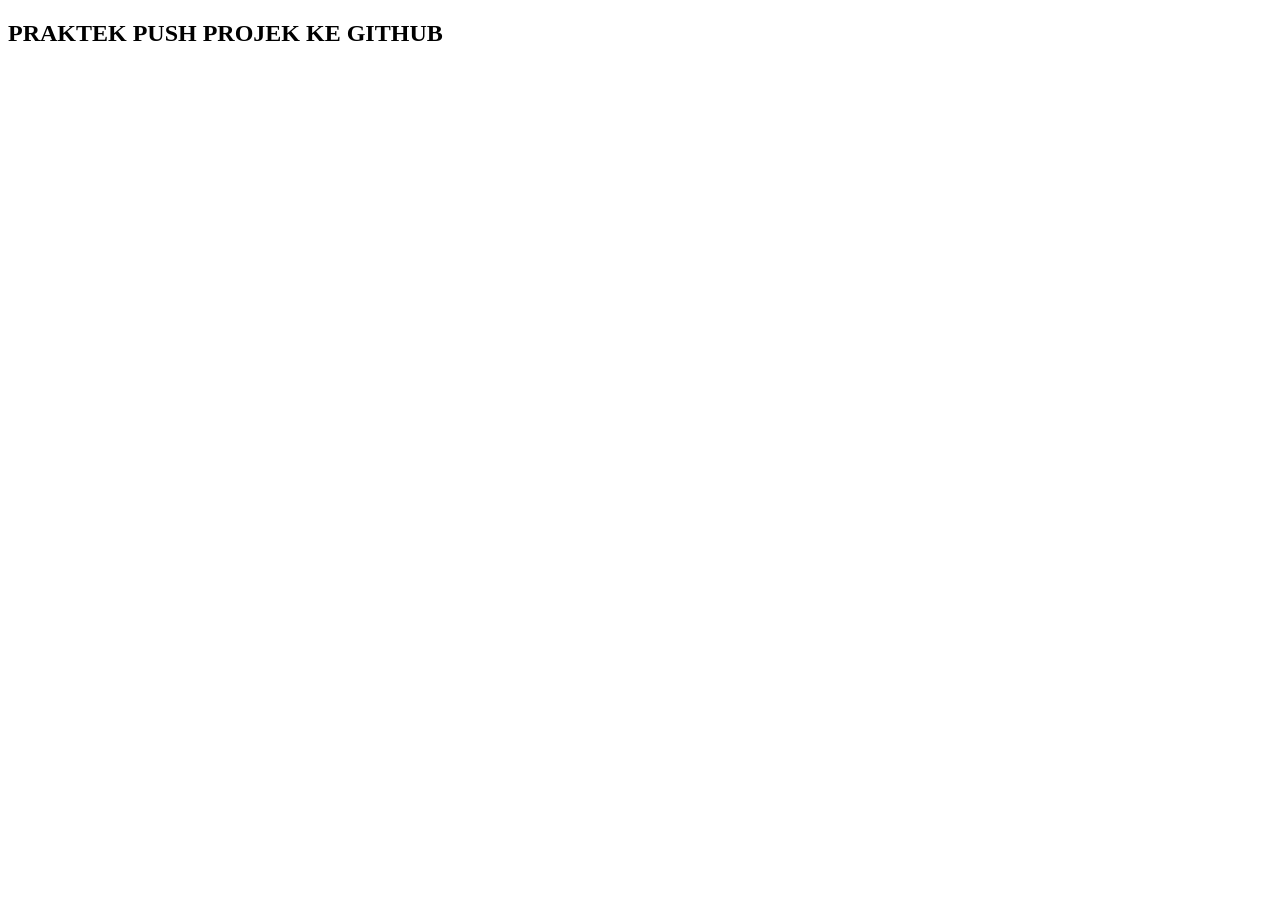
<file: index.html>
<!DOCTYPE html>
<html lang="en">
<head>
    <meta charset="UTF-8">
    <meta name="viewport" content="width=device-width, initial-scale=1.0">
    <title>PBL-MA10</title>
</head>
<body>
    <h2>PRAKTEK PUSH PROJEK KE GITHUB</h2>
</body>
</html>
</file>
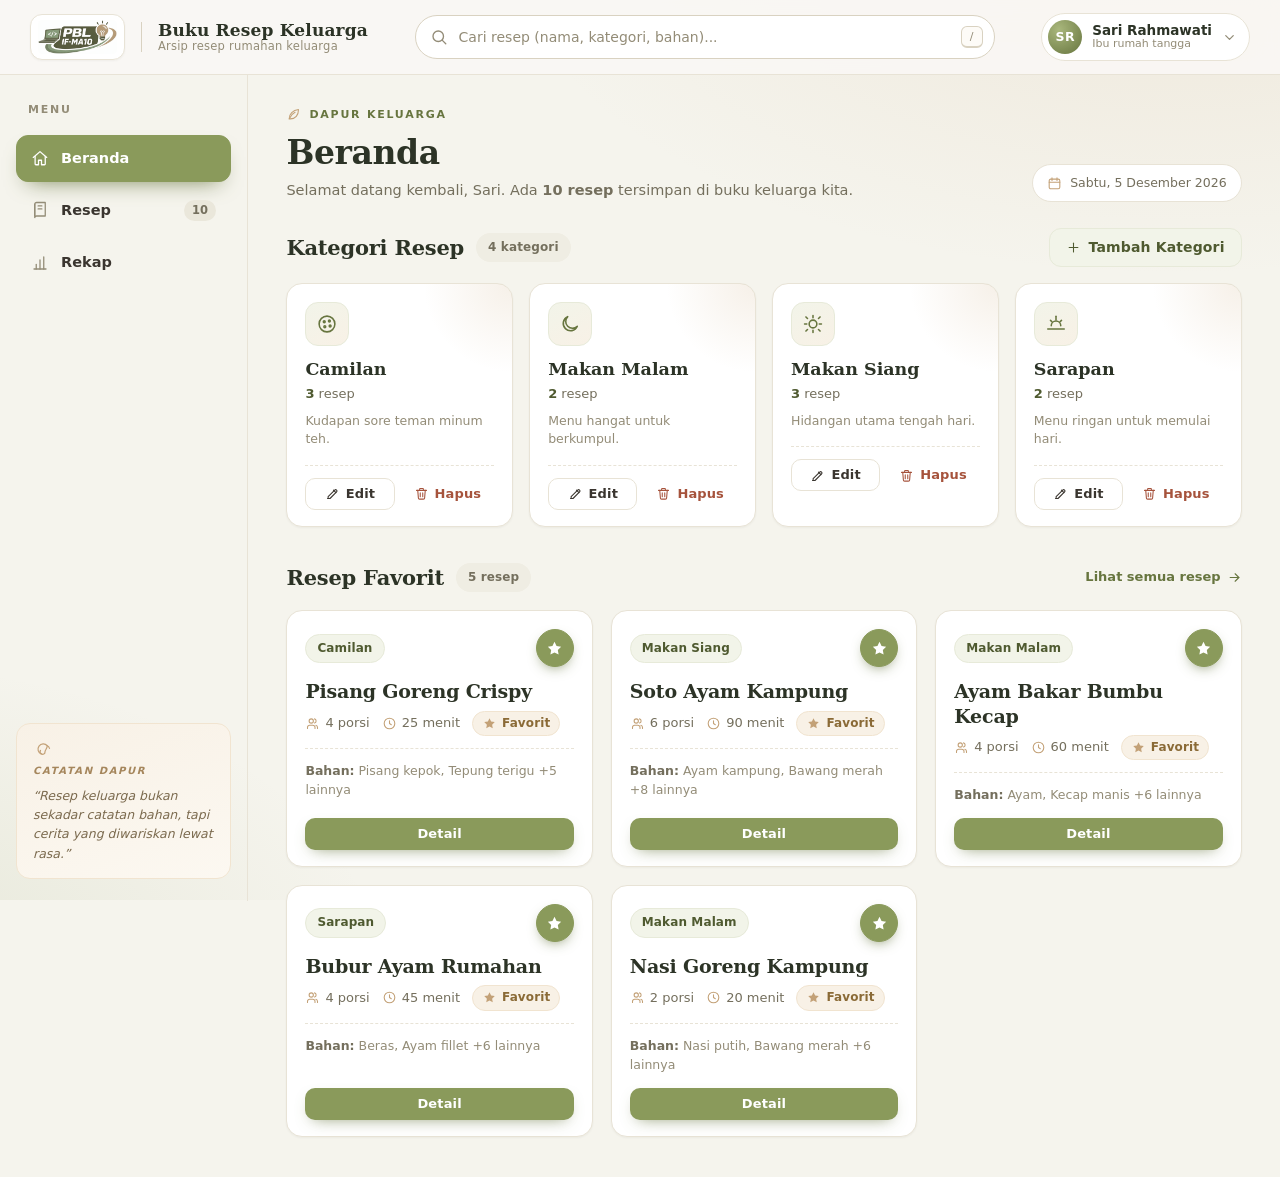
<file: Implement Frontend/index.html>
<!DOCTYPE html>
<html lang="id">
<head>
<meta charset="utf-8">
<meta name="viewport" content="width=device-width, initial-scale=1">
<meta name="theme-color" content="#8A9A5B">
<title>Buku Resep Keluarga — Resep rumahan yang tersusun rapi</title>
<meta name="description" content="Buku Resep Keluarga: kelola resep rumahan, tandai favorit, dan lihat rekap koleksi resep keluarga dalam satu tempat.">
<link rel="icon" href="data:image/svg+xml,%3Csvg xmlns='http://www.w3.org/2000/svg' viewBox='0 0 64 64'%3E%3Crect width='64' height='64' rx='16' fill='%234B5232'/%3E%3Cpath d='M18 18h20a8 8 0 0 1 8 8v20H26a8 8 0 0 1-8-8z' fill='%23D2B48C'/%3E%3Cpath d='M26 26h12M26 34h12' stroke='%234B5232' stroke-width='3' stroke-linecap='round'/%3E%3C/svg%3E">
<style>/* ==========================================================================
   BUKU RESEP KELUARGA — styles.css
   Nuansa: natural, tenang, hangat, bersih, editorial/organik.
   Struktur: 1) Tokens  2) Reset & base  3) Komponen umum  4) Header
   5) Sidebar  6) Konten & komponen halaman  7) Form  8) Dialog & toast
   9) Responsif  10) Utilities & print
   ========================================================================== */

/* ---------- 1) DESIGN TOKENS ---------- */
:root {
  /* Sage / Olive */
  --sage: #8A9A5B;
  --sage-600: #7B8A4F;
  --sage-700: #67753F;
  --sage-800: #4F5A30;
  --sage-100: #E7EAD9;
  --sage-50: #F2F4E9;

  /* Warm Tan / Sand */
  --tan: #D2B48C;
  --tan-600: #C3A177;
  --tan-100: #F1E4D0;
  --tan-50: #F8F1E6;

  /* Netral hangat */
  --bg: #F5F4ED;
  --cream: #FAF8F5;
  --surface: #FFFFFF;
  --surface-2: #FDFBF7;
  --ink: #2C3326;
  --ink-2: #3A352F;
  --muted: #746F5D;
  --muted-2: #938C77;
  --line: #E8E3D6;
  --line-2: #D9D2C1;

  /* Status */
  --danger: #A6533C;
  --danger-600: #8F4531;
  --danger-bg: #F8E9E3;
  --ok: #5E7A3E;
  --ok-bg: #EDF2E2;

  /* Bentuk & bayangan */
  --radius-lg: 20px;
  --radius: 16px;
  --radius-sm: 12px;
  --radius-xs: 9px;
  --shadow-xs: 0 1px 2px rgba(58, 53, 47, .05);
  --shadow-sm: 0 1px 2px rgba(58, 53, 47, .05), 0 3px 10px rgba(58, 53, 47, .05);
  --shadow-md: 0 2px 6px rgba(58, 53, 47, .05), 0 16px 32px -18px rgba(58, 53, 47, .22);
  --shadow-lg: 0 30px 70px -24px rgba(44, 51, 38, .38);

  /* Tipografi */
  --font-display: "Iowan Old Style", "Palatino Linotype", Palatino, "Book Antiqua", "Georgia", "Noto Serif", "DejaVu Serif", serif;
  --font-sans: ui-sans-serif, system-ui, -apple-system, "Segoe UI", Roboto, "Helvetica Neue", Arial, sans-serif;

  --focus-ring: 0 0 0 4px rgba(138, 154, 91, .22);
  --ease: cubic-bezier(.22, .8, .28, 1);
}

/* ---------- 2) RESET & BASE ---------- */
*, *::before, *::after { box-sizing: border-box; }
html { -webkit-text-size-adjust: 100%; scroll-behavior: smooth; }
body {
  margin: 0;
  min-height: 100vh;
  font-family: var(--font-sans);
  font-size: 15px;
  line-height: 1.6;
  color: var(--ink-2);
  background-color: var(--bg);
  background-image:
    radial-gradient(1100px 560px at 92% -8%, rgba(210, 180, 140, .20), transparent 62%),
    radial-gradient(900px 520px at -12% 108%, rgba(138, 154, 91, .14), transparent 60%);
  background-attachment: fixed;
  -webkit-font-smoothing: antialiased;
  text-rendering: optimizeLegibility;
}
img { max-width: 100%; display: block; }
a { color: inherit; }
button { font: inherit; color: inherit; }
input, select, textarea { font: inherit; color: inherit; }
h1, h2, h3, h4 { margin: 0; font-family: var(--font-display); color: var(--ink); font-weight: 600; }
p { margin: 0; }
::selection { background: rgba(138, 154, 91, .28); }

:focus-visible { outline: 2px solid var(--sage-700); outline-offset: 2px; }

.icon { width: 18px; height: 18px; flex: none; display: block; }
.icon--sm { width: 15px; height: 15px; }
.icon--lg { width: 22px; height: 22px; }

.sr-only {
  position: absolute; width: 1px; height: 1px; padding: 0; margin: -1px;
  overflow: hidden; clip: rect(0 0 0 0); white-space: nowrap; border: 0;
}
.skip-link {
  position: absolute; left: 16px; top: -48px; z-index: 100;
  background: var(--sage-800); color: #fff; padding: 10px 16px;
  border-radius: 0 0 var(--radius-sm) var(--radius-sm); font-weight: 600;
  text-decoration: none; transition: top .2s var(--ease);
}
.skip-link:focus { top: 0; }

/* ---------- 3) KOMPONEN UMUM ---------- */
.btn {
  --btn-bg: transparent; --btn-fg: var(--ink); --btn-bd: transparent;
  display: inline-flex; align-items: center; justify-content: center; gap: 8px;
  padding: 10px 16px; border-radius: var(--radius-sm);
  border: 1px solid var(--btn-bd); background: var(--btn-bg); color: var(--btn-fg);
  font-size: 14px; font-weight: 600; line-height: 1.2; letter-spacing: .01em;
  text-decoration: none; cursor: pointer; white-space: nowrap;
  transition: background .18s var(--ease), border-color .18s var(--ease),
              color .18s var(--ease), transform .12s var(--ease), box-shadow .18s var(--ease);
}
.btn:active { transform: translateY(1px); }
.btn[disabled] { opacity: .55; cursor: not-allowed; transform: none; }

.btn--primary { --btn-bg: var(--sage); --btn-fg: #fff; box-shadow: 0 6px 16px -8px rgba(103, 117, 63, .8); }
.btn--primary:hover { --btn-bg: var(--sage-700); }

.btn--soft { --btn-bg: var(--sage-50); --btn-fg: var(--sage-800); --btn-bd: var(--sage-100); }
.btn--soft:hover { --btn-bg: var(--sage-100); }

.btn--ghost { --btn-bg: var(--surface); --btn-fg: var(--ink-2); --btn-bd: var(--line); }
.btn--ghost:hover { --btn-bg: var(--sage-50); --btn-bd: var(--sage-100); --btn-fg: var(--sage-800); }

.btn--tan { --btn-bg: var(--tan-50); --btn-fg: #7A5C33; --btn-bd: var(--tan-100); }
.btn--tan:hover { --btn-bg: var(--tan-100); }

.btn--danger { --btn-bg: var(--danger); --btn-fg: #fff; }
.btn--danger:hover { --btn-bg: var(--danger-600); }

.btn--danger-ghost { --btn-bg: transparent; --btn-fg: var(--danger); --btn-bd: transparent; }
.btn--danger-outline { --btn-bg: var(--surface); --btn-fg: var(--danger); --btn-bd: #E5C2B6; }
.btn--danger-outline:hover { --btn-bg: var(--danger); --btn-fg: #fff; --btn-bd: var(--danger); }
.btn--danger-ghost:hover { --btn-bg: var(--danger-bg); }

.btn--sm { padding: 7px 12px; font-size: 13px; border-radius: 10px; gap: 6px; }
.btn--block { width: 100%; }

.icon-btn {
  display: inline-grid; place-items: center; width: 38px; height: 38px;
  border-radius: 999px; border: 1px solid var(--line); background: var(--surface);
  color: var(--ink-2); cursor: pointer;
  transition: background .18s var(--ease), color .18s var(--ease), border-color .18s var(--ease);
}
.icon-btn:hover { background: var(--sage-50); color: var(--sage-800); border-color: var(--sage-100); }

.star-btn {
  display: inline-grid; place-items: center; width: 38px; height: 38px;
  border-radius: 999px; border: 1px solid var(--line); background: var(--surface);
  color: var(--muted-2); cursor: pointer;
  transition: all .18s var(--ease);
}
.star-btn .icon { width: 19px; height: 19px; }
.star-btn:hover { color: var(--tan-600); border-color: var(--tan); background: var(--tan-50); }
.star-btn.is-fav { background: var(--sage); border-color: var(--sage); color: #fff; box-shadow: 0 5px 14px -6px rgba(103, 117, 63, .9); }
.star-btn.is-fav:hover { background: var(--sage-700); border-color: var(--sage-700); color: #fff; }

.chip {
  display: inline-flex; align-items: center; gap: 6px;
  padding: 4px 11px; border-radius: 999px;
  font-size: 12px; font-weight: 600; letter-spacing: .01em;
  background: var(--surface-2); border: 1px solid var(--line); color: var(--muted);
  white-space: nowrap;
}
.chip--cat { background: var(--sage-50); border-color: var(--sage-100); color: var(--sage-800); }
.chip--fav { background: var(--tan-50); border-color: var(--tan-100); color: #8A6A36; }
.chip--count { background: #EFEDE3; border-color: transparent; color: var(--muted); font-variant-numeric: tabular-nums; }

.eyebrow {
  display: inline-flex; align-items: center; gap: 8px;
  font-size: 11px; font-weight: 700; letter-spacing: .16em; text-transform: uppercase;
  color: var(--muted-2);
}

.card {
  background: var(--surface);
  border: 1px solid var(--line);
  border-radius: var(--radius);
  box-shadow: var(--shadow-sm);
}
.card__head {
  display: flex; align-items: center; justify-content: space-between; gap: 14px;
  padding: 18px 22px; border-bottom: 1px solid var(--line);
}
.card__head h3 { font-size: 17px; display: flex; align-items: center; gap: 10px; }
.card__head h3 .icon { color: var(--sage-700); }
.card__body { padding: 22px; }

/* ---------- 4) HEADER / TOP BAR ---------- */
.topbar {
  position: sticky; top: 0; z-index: 40;
  background: rgba(250, 248, 245, .88);
  -webkit-backdrop-filter: blur(14px) saturate(1.15);
  backdrop-filter: blur(14px) saturate(1.15);
  border-bottom: 1px solid var(--line);
}
.topbar__inner {
  display: flex; align-items: center; gap: 22px;
  min-height: 74px; padding: 10px clamp(16px, 2.4vw, 30px);
}
.brand {
  display: flex; align-items: center; gap: 14px;
  text-decoration: none; flex: none; min-width: 0;
}
.brand__logo {
  height: 46px; width: auto; max-width: 112px; object-fit: contain; flex: none;
  padding: 5px 7px; background: #fff; border: 1px solid var(--line);
  border-radius: 12px; box-shadow: var(--shadow-xs);
}
.brand__divider { width: 1px; align-self: stretch; margin: 8px 2px; background: var(--line-2); }
.brand__text { display: flex; flex-direction: column; line-height: 1.2; min-width: 0; }
.brand__title {
  font-family: var(--font-display); font-size: 17px; font-weight: 700;
  color: var(--ink); letter-spacing: .01em; white-space: nowrap;
}
.brand__sub { font-size: 11.5px; color: var(--muted-2); letter-spacing: .02em; white-space: nowrap; }

.nav-toggle { display: none; flex: none; }

.global-search { position: relative; flex: 1 1 340px; max-width: 580px; margin-inline: auto; }
.global-search .icon--search {
  position: absolute; left: 15px; top: 50%; transform: translateY(-50%);
  color: var(--muted-2); pointer-events: none; width: 18px; height: 18px;
}
.global-search input {
  width: 100%; height: 44px; padding: 0 76px 0 43px;
  border-radius: 999px; border: 1px solid var(--line-2);
  background: var(--surface); color: var(--ink);
  font-size: 14px; transition: border-color .18s var(--ease), box-shadow .18s var(--ease);
}
.global-search input::placeholder { color: var(--muted-2); }
.global-search input:focus { outline: none; border-color: var(--sage-600); box-shadow: var(--focus-ring); }
.search-kbd {
  position: absolute; right: 12px; top: 50%; transform: translateY(-50%);
  display: inline-flex; align-items: center; gap: 6px; pointer-events: none;
}
.search-kbd kbd {
  display: inline-grid; place-items: center; min-width: 22px; height: 22px; padding: 0 6px;
  border-radius: 6px; border: 1px solid var(--line-2); border-bottom-width: 2px;
  background: var(--surface-2); font-family: var(--font-sans); font-size: 11px; color: var(--muted-2);
}
.global-search input:not(:placeholder-shown) ~ .search-kbd { display: none; }
.search-clear {
  position: absolute; right: 10px; top: 50%; transform: translateY(-50%);
  display: none; place-items: center; width: 27px; height: 27px; border-radius: 999px;
  border: 0; background: #EFEDE3; color: var(--muted); cursor: pointer;
}
.search-clear .icon { width: 13px; height: 13px; }
.search-clear:hover { background: var(--sage-100); color: var(--sage-800); }
.global-search input:not(:placeholder-shown) ~ .search-clear { display: grid; }

.profile { position: relative; flex: none; }
.profile__btn {
  display: flex; align-items: center; gap: 10px;
  padding: 6px 12px 6px 6px; border-radius: 999px;
  border: 1px solid var(--line); background: var(--surface);
  cursor: pointer; transition: border-color .18s var(--ease), background .18s var(--ease);
}
.profile__btn:hover { border-color: var(--line-2); background: var(--surface-2); }
.avatar {
  width: 34px; height: 34px; border-radius: 999px; flex: none;
  display: grid; place-items: center;
  background: radial-gradient(circle at 32% 28%, #A9B77C, var(--sage-700));
  color: #fff; font-size: 12.5px; font-weight: 700; letter-spacing: .03em;
}
.profile__meta { display: flex; flex-direction: column; line-height: 1.15; text-align: left; }
.profile__name { font-size: 13.5px; font-weight: 700; color: var(--ink); }
.profile__role { font-size: 11px; color: var(--muted-2); }
.profile__btn > .icon--chev { color: var(--muted-2); width: 15px; height: 15px; transition: transform .2s var(--ease); }
.profile.is-open .profile__btn > .icon--chev { transform: rotate(180deg); }

.dropdown {
  position: absolute; right: 0; top: calc(100% + 10px); z-index: 60;
  min-width: 224px; padding: 7px; border-radius: 14px;
  background: var(--surface); border: 1px solid var(--line);
  box-shadow: var(--shadow-md);
  opacity: 0; transform: translateY(-6px) scale(.98); pointer-events: none;
  transition: opacity .16s var(--ease), transform .16s var(--ease);
}
.profile.is-open .dropdown { opacity: 1; transform: none; pointer-events: auto; }
.dropdown__head { padding: 10px 12px 8px; border-bottom: 1px solid var(--line); margin-bottom: 5px; }
.dropdown__head strong { display: block; font-size: 13.5px; color: var(--ink); }
.dropdown__head span { font-size: 11.5px; color: var(--muted-2); }
.dropdown__item {
  display: flex; align-items: center; gap: 10px; width: 100%;
  padding: 9px 12px; border: 0; border-radius: 9px; background: transparent;
  font-size: 13.5px; font-weight: 500; color: var(--ink-2); cursor: pointer; text-align: left;
}
.dropdown__item .icon { width: 16px; height: 16px; color: var(--muted-2); }
.dropdown__item:hover { background: var(--sage-50); color: var(--sage-800); }
.dropdown__item:hover .icon { color: var(--sage-700); }
.dropdown__sep { height: 1px; margin: 5px 6px; background: var(--line); }

/* ---------- 5) SIDEBAR ---------- */
.file-protocol-note {
  display: flex; align-items: center; justify-content: center; gap: 9px;
  padding: 8px 16px; font-size: 12.5px; font-weight: 500;
  color: #6F5731; background: var(--tan-50); border-bottom: 1px solid var(--tan-100);
}
.file-protocol-note .icon { width: 15px; height: 15px; color: var(--tan-600); }

.app-shell { display: grid; grid-template-columns: 248px minmax(0, 1fr); align-items: start; }
.sidebar {
  position: sticky; top: 74px; z-index: 30;
  height: calc(100vh - 74px);
  display: flex; flex-direction: column; gap: 8px;
  padding: 26px 16px 22px;
  border-right: 1px solid var(--line);
  overflow-y: auto;
}
.sidebar__label { padding: 0 12px; margin-bottom: 8px; }
.sidebar__close { display: none; }
.nav { display: flex; flex-direction: column; gap: 5px; }
.nav-link {
  position: relative; display: flex; align-items: center; gap: 12px;
  padding: 11px 14px; border-radius: 12px;
  color: var(--ink-2); text-decoration: none; font-size: 14.5px; font-weight: 600;
  border: 1px solid transparent;
  transition: background .18s var(--ease), color .18s var(--ease), border-color .18s var(--ease);
}
.nav-link .icon { width: 18px; height: 18px; color: var(--muted-2); transition: color .18s var(--ease); }
.nav-link:hover { background: rgba(255, 255, 255, .72); border-color: var(--line); }
.nav-link:hover .icon { color: var(--sage-700); }
.nav-link[aria-current="page"] {
  background: var(--sage); border-color: var(--sage);
  color: #fff; box-shadow: 0 10px 22px -12px rgba(103, 117, 63, .95);
}
.nav-link[aria-current="page"] .icon { color: #fff; }
.nav-link__count {
  margin-left: auto; font-size: 11.5px; font-weight: 700;
  background: rgba(255, 255, 255, .22); padding: 1px 8px; border-radius: 999px;
}
.nav-link:not([aria-current="page"]) .nav-link__count { background: #EAE7DB; color: var(--muted); }

.sidebar__tip {
  margin-top: auto; padding: 15px 16px;
  background: linear-gradient(160deg, var(--tan-50), #FCF8F1);
  border: 1px solid var(--tan-100); border-radius: 14px;
}
.sidebar__tip .eyebrow { color: #A5865C; font-size: 10px; margin-bottom: 7px; }
.sidebar__tip p { font-size: 12.5px; line-height: 1.55; color: #7B6A4E; font-style: italic; }
.sidebar__tip .icon { color: var(--tan-600); margin-bottom: 6px; }

.sidebar-backdrop {
  position: fixed; inset: 0; z-index: 25; background: rgba(44, 51, 38, .38);
  -webkit-backdrop-filter: blur(2px); backdrop-filter: blur(2px);
  opacity: 0; pointer-events: none; transition: opacity .22s var(--ease);
}

/* ---------- 6) KONTEN UTAMA ---------- */
.main {
  min-width: 0; padding: 30px clamp(18px, 3vw, 40px) 40px;
  max-width: 1260px; width: 100%;
  animation: fadeUp .32s var(--ease);
}
.main:focus { outline: none; }
@keyframes fadeUp { from { opacity: 0; transform: translateY(6px); } to { opacity: 1; transform: none; } }

.page-head {
  display: flex; align-items: flex-end; justify-content: space-between;
  gap: 18px; flex-wrap: wrap; margin-bottom: 26px;
}
.page-head__text { max-width: 62ch; }
.page-head .eyebrow { color: var(--sage-700); }
.page-head .eyebrow .icon { color: var(--tan-600); }
.page-head h1 { font-size: clamp(26px, 3vw, 33px); letter-spacing: -.012em; line-height: 1.12; font-variant-numeric: lining-nums; }
.page-head__sub { margin-top: 7px; color: var(--muted); font-size: 14.5px; }
.page-head__actions { display: flex; align-items: center; gap: 10px; flex-wrap: wrap; }
.date-chip {
  display: inline-flex; align-items: center; gap: 8px;
  padding: 8px 14px; border-radius: 999px;
  background: var(--surface); border: 1px solid var(--line);
  font-size: 12.5px; color: var(--muted); font-weight: 500;
}
.date-chip .icon { color: var(--tan-600); width: 15px; height: 15px; }

.section { margin-top: 34px; }
.section:first-of-type { margin-top: 0; }
.section__head {
  display: flex; align-items: center; justify-content: space-between;
  gap: 14px; flex-wrap: wrap; margin-bottom: 16px;
}
.section__title-wrap { display: flex; align-items: center; gap: 12px; }
.section__title { font-size: 21px; letter-spacing: -.01em; }
.section__head .link-more, .rekap-sub__head .link-more {
  font-size: 13px; font-weight: 600; color: var(--sage-700); text-decoration: none;
  display: inline-flex; align-items: center; gap: 6px; white-space: nowrap; flex: none;
}
.section__head .link-more:hover { text-decoration: underline; text-underline-offset: 3px; }

/* Kartu kategori */
.cat-grid { display: grid; grid-template-columns: repeat(4, minmax(0, 1fr)); gap: 16px; }
.cat-card {
  position: relative; display: flex; flex-direction: column;
  padding: 18px 18px 16px; overflow: hidden;
  background: var(--surface); border: 1px solid var(--line); border-radius: var(--radius);
  box-shadow: var(--shadow-xs);
  transition: transform .2s var(--ease), box-shadow .2s var(--ease), border-color .2s var(--ease);
}
.cat-card::after {
  content: ""; position: absolute; inset: 0 0 auto auto; width: 92px; height: 92px;
  background: radial-gradient(circle at 100% 0%, rgba(210, 180, 140, .20), transparent 68%);
  pointer-events: none;
}
.cat-card:hover { transform: translateY(-2px); box-shadow: var(--shadow-md); border-color: var(--line-2); }
.cat-card__icon {
  width: 44px; height: 44px; border-radius: 13px; display: grid; place-items: center;
  background: linear-gradient(150deg, var(--sage-50), var(--tan-50));
  border: 1px solid var(--sage-100); color: var(--sage-700); margin-bottom: 13px;
}
.cat-card__icon .icon { width: 22px; height: 22px; }
.cat-card h3 { font-size: 17.5px; line-height: 1.25; }
.cat-card__count { margin-top: 3px; font-size: 13px; color: var(--muted); }
.cat-card__desc {
  margin-top: 7px; font-size: 12.5px; line-height: 1.5; color: var(--muted-2);
  display: -webkit-box; -webkit-line-clamp: 2; -webkit-box-orient: vertical; overflow: hidden;
}
.cat-card__count strong { color: var(--sage-800); font-weight: 700; font-variant-numeric: tabular-nums; }
.cat-card__actions {
  display: flex; align-items: center; gap: 6px;
  margin-top: 16px; padding-top: 12px; border-top: 1px dashed var(--line);
}
.cat-card__actions .btn { flex: 1; }

/* Kartu resep */
.recipe-grid { display: grid; grid-template-columns: repeat(3, minmax(0, 1fr)); gap: 18px; }
.recipe-card {
  display: flex; flex-direction: column; min-width: 0;
  padding: 18px 18px 16px;
  background: var(--surface); border: 1px solid var(--line); border-radius: var(--radius);
  box-shadow: var(--shadow-xs);
  transition: transform .2s var(--ease), box-shadow .2s var(--ease), border-color .2s var(--ease);
}
.recipe-card:hover { transform: translateY(-3px); box-shadow: var(--shadow-md); border-color: var(--line-2); }
.recipe-card__top { display: flex; align-items: center; justify-content: space-between; gap: 10px; }
.recipe-card__badges { display: flex; align-items: center; gap: 6px; flex-wrap: wrap; }
.recipe-card h3 { margin-top: 12px; font-size: 19px; line-height: 1.28; letter-spacing: -.01em; }
.recipe-card h3 a { text-decoration: none; }
.recipe-card h3 a:hover { color: var(--sage-700); }
.recipe-card__meta {
  display: flex; align-items: center; flex-wrap: wrap; gap: 4px 12px;
  margin-top: 7px; font-size: 13px; color: var(--muted);
}
.recipe-card__meta span { display: inline-flex; align-items: center; gap: 5px; }
.recipe-card__meta .icon { color: var(--tan-600); }
.recipe-card__bahan {
  margin-top: 12px; padding-top: 12px; border-top: 1px dashed var(--line);
  font-size: 12.5px; color: var(--muted-2); line-height: 1.55;
  display: -webkit-box; -webkit-line-clamp: 2; -webkit-box-orient: vertical; overflow: hidden;
}
.recipe-card__bahan b { color: var(--muted); font-weight: 600; }
.recipe-card__actions { display: flex; align-items: center; gap: 6px; margin-top: auto; padding-top: 14px; }
.recipe-card__actions .btn--detail { flex: 1; }

/* Toolbar daftar resep */
.toolbar {
  display: flex; align-items: center; gap: 12px; flex-wrap: wrap;
  padding: 14px; margin-bottom: 18px;
  background: var(--surface); border: 1px solid var(--line);
  border-radius: var(--radius); box-shadow: var(--shadow-sm);
}
.toolbar__search { position: relative; flex: 1 1 260px; min-width: 220px; }
.toolbar__search .icon--search {
  position: absolute; left: 13px; top: 50%; transform: translateY(-50%);
  color: var(--muted-2); pointer-events: none;
}
.toolbar__search input {
  width: 100%; height: 42px; padding: 0 38px 0 40px;
  border: 1px solid var(--line-2); border-radius: 11px; background: var(--surface);
  font-size: 14px; transition: border-color .18s var(--ease), box-shadow .18s var(--ease);
}
.toolbar__search input:focus { outline: none; border-color: var(--sage-600); box-shadow: var(--focus-ring); }
.toolbar__search .search-clear { display: none; }
.toolbar__search input:not(:placeholder-shown) ~ .search-clear { display: grid; }
.toolbar__filter { position: relative; flex: none; }
.toolbar__filter select {
  appearance: none; height: 42px; padding: 0 38px 0 14px;
  border: 1px solid var(--line-2); border-radius: 11px; background: var(--surface);
  font-size: 13.5px; font-weight: 600; color: var(--ink-2); cursor: pointer;
  transition: border-color .18s var(--ease), box-shadow .18s var(--ease);
}
.toolbar__filter select:focus { outline: none; border-color: var(--sage-600); box-shadow: var(--focus-ring); }
.toolbar__filter .icon--chev {
  position: absolute; right: 12px; top: 50%; transform: translateY(-50%);
  pointer-events: none; color: var(--muted-2); width: 14px; height: 14px;
}
.result-meta { display: flex; align-items: center; justify-content: space-between; gap: 12px; flex-wrap: wrap; margin-bottom: 14px; }
.result-meta p { font-size: 13px; color: var(--muted); }
.result-meta strong { color: var(--ink); font-weight: 700; }
.result-meta .link-reset {
  border: 0; background: transparent; color: var(--sage-700); font-size: 13px; font-weight: 600;
  cursor: pointer; text-decoration: underline; text-underline-offset: 3px;
}

/* Empty state */
.empty-state {
  grid-column: 1 / -1;
  display: flex; flex-direction: column; align-items: center; text-align: center;
  padding: 52px 24px; border: 1.5px dashed var(--line-2); border-radius: var(--radius);
  background: var(--surface-2);
}
.empty-state__icon {
  width: 58px; height: 58px; border-radius: 18px; display: grid; place-items: center;
  background: var(--tan-50); border: 1px solid var(--tan-100); color: var(--tan-600); margin-bottom: 16px;
}
.empty-state__icon .icon { width: 26px; height: 26px; }
.empty-state h3 { font-size: 21px; }
.empty-state p { margin-top: 6px; font-size: 14px; color: var(--muted); max-width: 46ch; }
.empty-state .btn { margin-top: 18px; }

/* Detail resep */
.detail-hero { padding: 24px 26px; }
.detail-hero__top { display: flex; align-items: flex-start; justify-content: space-between; gap: 18px; flex-wrap: wrap; }
.detail-hero h1 { font-size: clamp(25px, 3vw, 31px); line-height: 1.16; }
.detail-hero__actions { display: flex; align-items: center; gap: 8px; flex-wrap: wrap; }
.detail-hero__sep { width: 1px; height: 24px; background: var(--line-2); margin-inline: 3px; }
.detail-meta { display: flex; align-items: center; gap: 8px; flex-wrap: wrap; }
.detail-meta .chip { padding: 6px 12px; font-size: 12.5px; color: var(--muted); background: var(--surface-2); }
.detail-meta .chip .icon { color: var(--tan-600); }
.btn-fav {
  display: inline-flex; align-items: center; gap: 8px; height: 40px; padding: 0 16px;
  border-radius: 999px; border: 1px solid var(--tan); background: var(--tan-50);
  color: #7D5F35; font-size: 13.5px; font-weight: 700; cursor: pointer;
  transition: all .18s var(--ease);
}
.btn-fav:hover { background: var(--tan-100); }
.btn-fav.is-fav { background: var(--sage); border-color: var(--sage); color: #fff; box-shadow: 0 8px 18px -10px rgba(103, 117, 63, .9); }
.btn-fav.is-fav:hover { background: var(--sage-700); border-color: var(--sage-700); }

.desc-block {
  margin-top: 22px; padding: 16px 18px;
  background: var(--surface-2); border: 1px solid var(--line);
  border-left: 3px solid var(--tan); border-radius: 4px 12px 12px 4px;
  font-size: 14.5px; line-height: 1.75; color: var(--ink-2);
}
.desc-block .eyebrow { margin-bottom: 6px; display: block; }

.detail-grid { display: grid; grid-template-columns: minmax(0, 1.05fr) minmax(0, .95fr); gap: 20px; margin-top: 20px; }
.table-wrap { overflow-x: auto; }
.table { width: 100%; border-collapse: collapse; font-size: 14px; }
.table caption { caption-side: top; text-align: left; }
.table th {
  padding: 11px 16px; text-align: left;
  font-size: 11px; font-weight: 700; letter-spacing: .09em; text-transform: uppercase;
  color: var(--muted-2); background: var(--surface-2);
  border-bottom: 1px solid var(--line-2); white-space: nowrap;
}
.table td { padding: 12px 16px; border-bottom: 1px solid var(--line); color: var(--ink-2); vertical-align: top; }
.table tbody tr:last-child td { border-bottom: 0; }
.table tbody tr:hover { background: #FBFAF4; }
.table .num { font-variant-numeric: tabular-nums; white-space: nowrap; }
.table .col-no { width: 54px; text-align: center; padding-inline: 10px; }
.table--total tfoot td {
  background: var(--tan-50); border-top: 1px solid var(--tan-100);
  font-weight: 700; color: var(--ink);
}
.table--total tbody tr:hover { background: #FBFAF4; }
.step-no {
  display: inline-grid; place-items: center; min-width: 26px; height: 26px; padding: 0 7px;
  border-radius: 999px; background: var(--sage-50); border: 1px solid var(--sage-100);
  color: var(--sage-800); font-size: 12px; font-weight: 700;
}

.alert {
  display: flex; align-items: flex-start; gap: 10px;
  padding: 12px 16px; margin-bottom: 18px; border-radius: 12px;
  font-size: 13.5px; font-weight: 500;
  border: 1px solid transparent;
  animation: fadeUp .3s var(--ease);
}
.alert .icon { width: 17px; height: 17px; margin-top: 1px; flex: none; }
.alert--success { background: var(--ok-bg); border-color: #D8E3C3; color: #435B2B; }
.alert--success .icon { color: var(--ok); }
.alert--error { background: var(--danger-bg); border-color: #EED3C8; color: #7E3B29; }
.alert--error .icon { color: var(--danger); }
.alert--info { background: var(--tan-50); border-color: var(--tan-100); color: #6F5731; }
.alert--info .icon { color: var(--tan-600); }
.alert__close { margin-left: auto; border: 0; background: transparent; cursor: pointer; color: inherit; opacity: .6; padding: 0; display: grid; place-items: center; }
.alert__close:hover { opacity: 1; }

/* Form resep */
.form-grid { display: grid; grid-template-columns: minmax(0, 1fr) minmax(0, 1fr); gap: 20px; align-items: start; }
.form-col { display: flex; flex-direction: column; gap: 18px; min-width: 0; }
.field { display: flex; flex-direction: column; gap: 6px; min-width: 0; }
.field > label, .field__label {
  font-size: 13px; font-weight: 700; color: var(--ink); letter-spacing: .01em;
  display: flex; align-items: center; gap: 4px;
}
.req { color: var(--danger); font-weight: 700; }
.input, .select, .textarea {
  width: 100%; border: 1px solid var(--line-2); border-radius: 11px;
  background: var(--surface); color: var(--ink);
  font-size: 14.5px; padding: 11px 13px; line-height: 1.45;
  transition: border-color .18s var(--ease), box-shadow .18s var(--ease), background .18s var(--ease);
}
.textarea { min-height: 104px; resize: vertical; }
.input::placeholder, .textarea::placeholder { color: #A8A18D; }
.input:focus, .select:focus, .textarea:focus {
  outline: none; border-color: var(--sage-600); box-shadow: var(--focus-ring); background: #fff;
}
.select {
  appearance: none; cursor: pointer; padding-right: 38px;
  background-image: url("data:image/svg+xml,%3Csvg xmlns='http://www.w3.org/2000/svg' width='16' height='16' viewBox='0 0 24 24' fill='none' stroke='%23746F5D' stroke-width='2' stroke-linecap='round' stroke-linejoin='round'%3E%3Cpath d='m6 9 6 6 6-6'/%3E%3C/svg%3E");
  background-repeat: no-repeat; background-position: right 13px center;
}
.input-group { position: relative; }
.input-group .input { padding-right: 52px; }
.input-group__suffix {
  position: absolute; right: 13px; top: 50%; transform: translateY(-50%);
  font-size: 12.5px; color: var(--muted-2); pointer-events: none;
}
.field__hint { font-size: 12px; color: var(--muted-2); }
.field__error { display: none; font-size: 12.5px; font-weight: 500; color: var(--danger); align-items: center; gap: 5px; }
.field__error .icon { width: 13px; height: 13px; }
.field.is-invalid .input, .field.is-invalid .select, .field.is-invalid .textarea {
  border-color: #CE8A74; background: #FFF9F6;
}
.field.is-invalid .input:focus, .field.is-invalid .select:focus, .field.is-invalid .textarea:focus {
  box-shadow: 0 0 0 4px rgba(166, 83, 60, .14);
}
.field.is-invalid .field__error { display: inline-flex; }

.check {
  display: flex; align-items: flex-start; gap: 10px; cursor: pointer; user-select: none;
  padding: 12px 14px; border: 1px solid var(--line); border-radius: 11px; background: var(--surface-2);
  transition: border-color .18s var(--ease), background .18s var(--ease);
}
.check:hover { border-color: var(--tan); background: var(--tan-50); }
.check input {
  appearance: none; width: 19px; height: 19px; flex: none; margin: 1px 0 0;
  border: 1.5px solid var(--line-2); border-radius: 6px; background: var(--surface);
  display: grid; place-items: center; cursor: pointer; transition: all .15s var(--ease);
}
.check input::after {
  content: ""; width: 10px; height: 10px; transform: scale(0); transition: transform .15s var(--ease);
  background: #fff; clip-path: polygon(14% 47%, 0 61%, 39% 100%, 100% 23%, 85% 9%, 38% 70%);
}
.check:has(input:checked) { border-color: var(--sage-100); background: var(--sage-50); }
.check input:checked { background: var(--sage); border-color: var(--sage); }
.check input:checked::after { transform: scale(1); }
.check input:focus-visible { outline: 2px solid var(--sage-700); outline-offset: 2px; }
.check__text { display: flex; flex-direction: column; gap: 1px; }
.check__text strong { font-size: 13.5px; font-weight: 600; color: var(--ink); display: flex; align-items: center; gap: 6px; }
.check__text strong .icon { color: var(--tan-600); width: 15px; height: 15px; }
.check__text span { font-size: 12px; color: var(--muted-2); }

/* Tabel dinamis form */
.dyn-card .card__head { padding: 16px 18px; }
.dyn-card .card__body { padding: 14px 18px 18px; }
.dyn-table { width: 100%; border-collapse: collapse; font-size: 13.5px; }
.dyn-table th {
  padding: 8px 8px 9px; text-align: left; font-size: 10.5px; letter-spacing: .09em;
  text-transform: uppercase; color: var(--muted-2); font-weight: 700;
  border-bottom: 1px solid var(--line-2); white-space: nowrap;
}
.dyn-table th:first-child, .dyn-table td:first-child { padding-left: 0; }
.dyn-table th:last-child, .dyn-table td:last-child { padding-right: 0; text-align: right; }
.dyn-table td { padding: 5px 4px; border-bottom: 1px dashed var(--line); vertical-align: top; }
.dyn-table tr:last-child td { border-bottom: 0; }
.dyn-table .cell-input {
  width: 100%; border: 1px solid transparent; border-radius: 8px; background: transparent;
  padding: 8px 9px; font-size: 13.5px; color: var(--ink); min-width: 0;
  transition: border-color .15s var(--ease), background .15s var(--ease);
}
.dyn-table .cell-input:hover { background: var(--surface-2); border-color: var(--line); }
.dyn-table .cell-input:focus { outline: none; background: #fff; border-color: var(--sage-600); box-shadow: 0 0 0 3px rgba(138, 154, 91, .16); }
.dyn-table .cell-input::placeholder { color: #ACA593; }
.dyn-table .cell-qty { max-width: 88px; text-align: left; }
.dyn-table .cell-unit { max-width: 110px; }
.dyn-table textarea.cell-input { resize: vertical; min-height: 38px; line-height: 1.5; }
.dyn-table .cell-no { width: 34px; padding-top: 14px; }
.dyn-table td.cell-no { color: var(--muted-2); font-size: 12.5px; font-weight: 700; padding-top: 13px; }
.dyn-table td.cell-no span {
  display: inline-grid; place-items: center; min-width: 22px; height: 22px; padding: 0 6px;
  border-radius: 999px; background: var(--sage-50); border: 1px solid var(--sage-100);
  color: var(--sage-800); font-size: 11.5px;
}
.dyn-table .cell-del { width: 34px; }
.row-del {
  display: grid; place-items: center; width: 30px; height: 30px; margin: 1px 0 0 auto;
  border-radius: 8px; border: 1px solid transparent; background: transparent;
  color: var(--muted-2); cursor: pointer; transition: all .15s var(--ease);
}
.row-del .icon { width: 15px; height: 15px; }
.row-del:hover { color: var(--danger); background: var(--danger-bg); }
.dyn-table tr.is-invalid .cell-input { border-color: #CE8A74; background: #FFF9F6; }
.dyn-actions { display: flex; align-items: center; justify-content: space-between; gap: 10px; margin-top: 14px; flex-wrap: wrap; }
.dyn-error { display: none; font-size: 12px; color: var(--danger); font-weight: 500; }
.dyn-error.is-visible { display: inline-flex; align-items: center; gap: 5px; }
.section-error { display: none; font-size: 12.5px; font-weight: 500; color: var(--danger); }
.section-error.is-visible { display: block; }

.form-actions {
  position: sticky; bottom: 14px; z-index: 15;
  display: flex; align-items: center; justify-content: flex-end; gap: 10px;
  margin-top: 20px; padding: 12px 16px;
  background: rgba(255, 255, 255, .94);
  -webkit-backdrop-filter: blur(10px); backdrop-filter: blur(10px);
  border: 1px solid var(--line); border-radius: var(--radius);
  box-shadow: 0 14px 30px -18px rgba(44, 51, 38, .45);
}
.form-actions__note { margin-right: auto; font-size: 12px; color: var(--muted-2); }
.form-actions__note b { color: var(--danger); }

/* Rekap */
.recap-filter {
  display: flex; align-items: center; gap: 12px; flex-wrap: wrap;
  padding: 14px 16px; margin-bottom: 20px;
  background: var(--surface); border: 1px solid var(--line);
  border-radius: var(--radius); box-shadow: var(--shadow-sm);
}
.recap-filter label { font-size: 13.5px; font-weight: 700; color: var(--ink); }
.recap-filter select {
  appearance: none; height: 40px; min-width: 210px; padding: 0 38px 0 13px;
  border: 1px solid var(--line-2); border-radius: 10px; background-color: var(--surface);
  background-image: url("data:image/svg+xml,%3Csvg xmlns='http://www.w3.org/2000/svg' width='16' height='16' viewBox='0 0 24 24' fill='none' stroke='%23746F5D' stroke-width='2' stroke-linecap='round' stroke-linejoin='round'%3E%3Cpath d='m6 9 6 6 6-6'/%3E%3C/svg%3E");
  background-repeat: no-repeat; background-position: right 12px center;
  font-size: 13.5px; font-weight: 600; color: var(--ink-2); cursor: pointer;
}
.recap-filter select:focus { outline: none; border-color: var(--sage-600); box-shadow: var(--focus-ring); }
.recap-filter__note { margin-left: auto; font-size: 12px; color: var(--muted-2); font-style: italic; }

.recap-grid { display: grid; grid-template-columns: minmax(0, 1.55fr) minmax(0, 1fr); gap: 20px; align-items: start; }
.stat-stack { display: grid; gap: 14px; position: sticky; top: 96px; }
.stat-card {
  position: relative; overflow: hidden; padding: 20px 22px;
  border-radius: var(--radius); border: 1px solid var(--sage-100);
  background: linear-gradient(145deg, var(--sage-50), #FCFDF8 70%);
}
.stat-card::after {
  content: ""; position: absolute; right: -26px; bottom: -30px; width: 120px; height: 120px;
  border-radius: 999px; background: rgba(138, 154, 91, .10);
}
.stat-card--tan { border-color: var(--tan-100); background: linear-gradient(145deg, var(--tan-50), #FEFBF6 70%); }
.stat-card--tan::after { background: rgba(210, 180, 140, .16); }
.stat-card__label { font-size: 11px; letter-spacing: .1em; text-transform: uppercase; font-weight: 700; color: var(--muted-2); }
.stat-card__value { font-family: var(--font-display); font-size: 44px; line-height: 1.05; margin-top: 6px; color: var(--sage-800); font-variant-numeric: tabular-nums; }
.stat-card--tan .stat-card__value { color: #7A5C33; }
.stat-card__sub { margin-top: 4px; font-size: 12.5px; color: var(--muted); }
.stat-card .icon { position: absolute; top: 18px; right: 20px; color: var(--sage-600); opacity: .55; }
.stat-card--tan .icon { color: var(--tan-600); }

.recap-table-note { margin-top: 14px; font-size: 12.5px; color: var(--muted-2); font-style: italic; }
.rekap-sub { margin-top: 34px; padding-top: 28px; border-top: 1px solid var(--line); }
.rekap-sub__head { display: flex; align-items: center; justify-content: space-between; gap: 12px; flex-wrap: wrap; margin-bottom: 14px; }
.rekap-sub__head h2 { font-size: 20px; }
.rekap-sub__head p { font-size: 12.5px; color: var(--muted-2); }

/* Footer */
.footer {
  display: flex; align-items: center; justify-content: space-between; gap: 14px; flex-wrap: wrap;
  margin-top: 42px; padding-top: 18px; border-top: 1px solid var(--line);
  font-size: 12.5px; color: var(--muted-2);
}
.footer__brand { display: inline-flex; align-items: center; gap: 9px; }
.footer__brand .icon { color: var(--sage-600); width: 15px; height: 15px; }
.footer b { color: var(--muted); font-weight: 600; }

/* ---------- 7) HALAMAN NOT FOUND ---------- */
.notfound { text-align: center; padding: 80px 20px; }
.notfound .empty-state { border-style: solid; background: var(--surface); max-width: 560px; margin: 0 auto; }

/* ---------- 8) DIALOG & TOAST ---------- */
.modal-backdrop {
  position: fixed; inset: 0; z-index: 80;
  display: grid; place-items: center; padding: 20px;
  background: rgba(38, 42, 30, .46);
  -webkit-backdrop-filter: blur(3px); backdrop-filter: blur(3px);
  opacity: 0; transition: opacity .2s var(--ease);
}
.modal-backdrop.is-open { opacity: 1; }
.modal {
  width: min(560px, 100%); max-height: min(86vh, 760px); overflow: auto;
  background: var(--surface); border: 1px solid var(--line);
  border-radius: var(--radius-lg); box-shadow: var(--shadow-lg);
  transform: translateY(10px) scale(.985); opacity: .6;
  transition: transform .24s var(--ease), opacity .24s var(--ease);
}
.modal-backdrop.is-open .modal { transform: none; opacity: 1; }
.modal__head { display: flex; align-items: flex-start; gap: 14px; padding: 22px 24px 0; }
.modal__icon {
  width: 42px; height: 42px; flex: none; border-radius: 13px; display: grid; place-items: center;
  background: var(--sage-50); border: 1px solid var(--sage-100); color: var(--sage-700);
}
.modal__icon--danger { background: var(--danger-bg); border-color: #EED3C8; color: var(--danger); }
.modal__icon--tan { background: var(--tan-50); border-color: var(--tan-100); color: #A5865C; }
.modal__head h2 { font-size: 21px; line-height: 1.25; }
.modal__head p { margin-top: 5px; font-size: 13.5px; color: var(--muted); }
.modal__close { margin-left: auto; flex: none; }
.modal__body { padding: 18px 24px 4px; display: flex; flex-direction: column; gap: 15px; }
.modal__body > p { font-size: 14px; line-height: 1.65; color: var(--ink-2); }
.modal__body p b { color: var(--ink); }
.modal__footer {
  display: flex; align-items: center; justify-content: flex-end; gap: 10px;
  padding: 18px 24px 22px; flex-wrap: wrap;
}
.icon-picker { display: flex; gap: 8px; flex-wrap: wrap; }
.icon-picker input { position: absolute; opacity: 0; pointer-events: none; }
.icon-picker label {
  display: grid; place-items: center; width: 44px; height: 44px; cursor: pointer;
  border: 1px solid var(--line-2); border-radius: 12px; background: var(--surface);
  color: var(--muted); transition: all .15s var(--ease);
}
.icon-picker label:hover { border-color: var(--sage); color: var(--sage-700); background: var(--sage-50); }
.icon-picker input:checked + label { border-color: var(--sage-700); background: var(--sage); color: #fff; box-shadow: 0 6px 14px -8px rgba(103, 117, 63, .9); }
.icon-picker input:focus-visible + label { outline: 2px solid var(--sage-700); outline-offset: 2px; }

.toast-stack {
  position: fixed; right: 20px; bottom: 20px; z-index: 90;
  display: flex; flex-direction: column-reverse; gap: 10px;
  width: min(360px, calc(100vw - 32px)); pointer-events: none;
}
.toast {
  display: flex; align-items: flex-start; gap: 11px;
  padding: 13px 14px; border-radius: 13px; pointer-events: auto;
  background: var(--surface); border: 1px solid var(--line);
  border-left: 4px solid var(--sage); box-shadow: var(--shadow-md);
  font-size: 13.5px; font-weight: 500; color: var(--ink-2);
  animation: toastIn .3s var(--ease);
}
.toast.is-leaving { animation: toastOut .25s var(--ease) forwards; }
.toast__icon {
  width: 26px; height: 26px; flex: none; border-radius: 999px; display: grid; place-items: center;
  background: var(--ok-bg); color: var(--ok); margin-top: -1px;
}
.toast__icon .icon { width: 15px; height: 15px; }
.toast--error { border-left-color: var(--danger); }
.toast--error .toast__icon { background: var(--danger-bg); color: var(--danger); }
.toast--info { border-left-color: var(--tan); }
.toast--info .toast__icon { background: var(--tan-50); color: #A5865C; }
.toast__body { min-width: 0; padding-top: 2px; }
.toast__body span { display: block; }
.toast__body strong { display: block; font-size: 13px; color: var(--ink); }
.toast__body span { font-size: 12.5px; color: var(--muted); }
.toast__close { border: 0; background: transparent; color: var(--muted-2); cursor: pointer; margin-left: auto; padding: 2px; display: grid; place-items: center; }
.toast__close:hover { color: var(--ink); }
@keyframes toastIn { from { opacity: 0; transform: translateY(10px) scale(.98); } to { opacity: 1; transform: none; } }
@keyframes toastOut { to { opacity: 0; transform: translateY(6px) scale(.98); } }

/* ---------- 9) RESPONSIF ---------- */
@media (max-width: 1120px) {
  .cat-grid { grid-template-columns: repeat(2, minmax(0, 1fr)); }
  .recipe-grid { grid-template-columns: repeat(2, minmax(0, 1fr)); }
  .detail-grid { grid-template-columns: 1fr; }
  .recap-grid { grid-template-columns: 1fr; }
  .stat-stack { position: static; grid-template-columns: repeat(2, minmax(0, 1fr)); }
}
@media (max-width: 960px) {
  .app-shell { grid-template-columns: 1fr; }
  .sidebar {
    position: fixed; top: 0; left: 0; z-index: 80;
    width: 272px; height: 100dvh; padding-top: 22px;
    background: var(--cream); border-right: 1px solid var(--line);
    box-shadow: var(--shadow-lg);
    transform: translateX(-104%); transition: transform .26s var(--ease);
  }
  .sidebar__tip { display: none; }
  body.sidebar-open .sidebar { transform: none; }
  body.sidebar-open .sidebar-backdrop { opacity: 1; pointer-events: auto; }
  body.sidebar-open { overflow: hidden; }
  .nav-toggle { display: inline-grid; }
  .sidebar__close { display: inline-grid !important; margin-left: auto; }
  .brand__sub { display: none; }
  .brand__divider { display: none; }
  .main { padding-top: 24px; }
}
@media (max-width: 900px) {
  .topbar__inner { flex-wrap: wrap; gap: 8px; row-gap: 10px; padding-block: 11px; }
  .global-search { order: 3; flex: 1 1 100%; max-width: none; margin-inline: 0; }
  .brand { margin-right: auto; }
  .search-kbd { display: none; }
  .global-search input { padding-right: 44px; }
}

@media (max-width: 760px) {
  .topbar__inner { gap: 8px; row-gap: 10px; padding-block: 10px; padding-inline: 14px; }
  .brand__logo { height: 36px; max-width: 78px; padding: 4px 5px; border-radius: 10px; }
  .brand { flex: 1 1 auto; min-width: 0; gap: 9px; margin-right: 0; }
  .brand__text { min-width: 0; }
  .brand__title { font-size: 14.5px; overflow: hidden; text-overflow: ellipsis; }
  .global-search input { height: 42px; }
  .profile__meta { display: none; }
  .profile__btn { padding: 4px; gap: 4px; }
  .avatar { width: 32px; height: 32px; font-size: 11.5px; }
  .profile__btn > .icon--chev { width: 13px; height: 13px; }
  .detail-hero__sep { display: none; }
  .detail-hero__actions .btn-fav { margin-left: 0; }

  .brand__title { font-size: 15.5px; }
  .form-grid { grid-template-columns: 1fr; }
  .page-head { margin-bottom: 20px; }
  .recipe-card__actions { flex-wrap: wrap; }
  .form-actions { bottom: 10px; }
  .form-actions__note { display: none; }
  .form-actions .btn { flex: 1; }
  .recap-filter__note { display: none; }
  .recap-filter { gap: 10px; flex-wrap: wrap; }
  .recap-filter label { flex: 1 1 100%; }
  .recap-filter select { flex: 1 1 auto; width: auto; min-width: 0; }
  .recap-filter .btn { flex: 0 0 auto; }
  .card__head { flex-wrap: wrap; }
  .card__head h3 { font-size: 16px; }
  .table th, .table td { padding-inline: 12px; }
}
@media (max-width: 480px) {
  .topbar__inner { gap: 6px; padding-inline: 12px; }
  .brand__logo { height: 34px; max-width: 70px; }
  .brand__title { font-size: 13.5px; }
  .nav-toggle { width: 34px; height: 34px; }
  .avatar { width: 30px; height: 30px; font-size: 11px; }
}

@media (max-width: 560px) {
  .recipe-grid, .cat-grid { grid-template-columns: 1fr; }
  .stat-stack { grid-template-columns: 1fr; }
  .file-protocol-note { font-size: 11.5px; text-align: center; }
  .toolbar { flex-direction: column; align-items: stretch; }
  .toolbar__search { flex: 0 0 auto; width: 100%; }
  .toolbar .btn { width: 100%; }
  .toolbar__filter { flex: none; }
  .toolbar__filter select { width: 100%; }
  .page-head__actions { width: 100%; }
  .page-head__actions .btn { flex: 1; }
  .detail-hero { padding: 18px; }
  .detail-hero__actions { width: 100%; gap: 7px; }
  .detail-hero__actions .btn { flex: 1 1 auto; }
  .detail-hero__actions .btn-fav { order: 5; flex: 1 1 100%; justify-content: center; margin-top: 2px; }
  .card__head, .card__body { padding-inline: 16px; }
  .dialog-footer, .modal__footer { padding-inline: 18px; }
  .modal__head, .modal__body { padding-inline: 18px; }
  .toast-stack { right: 12px; bottom: 12px; width: calc(100vw - 24px); }
  .footer { justify-content: center; text-align: center; }
}

/* ---------- 10) UTILITIES ---------- */
.mt-0 { margin-top: 0; }
.text-muted { color: var(--muted); }
.nowrap { white-space: nowrap; }
[hidden] { display: none !important; }

@media (prefers-reduced-motion: reduce) {
  *, *::before, *::after { animation-duration: .001ms !important; transition-duration: .001ms !important; scroll-behavior: auto !important; }
}

@media print {
  .topbar, .sidebar, .sidebar-backdrop, .footer, .form-actions, .toast-stack,
  .page-head__actions, .detail-hero__actions, .no-print { display: none !important; }
  body { background: #fff; }
  .app-shell { display: block; }
  .main { padding: 0; max-width: none; }
  .card { box-shadow: none; break-inside: avoid; }
}

/* Nomor baris dinamis */
.dyn-table td.cell-no { font-variant-numeric: tabular-nums; }
</style>
</head>
<body>
<a class="skip-link" href="#app">Lewati ke konten utama</a>

<header class="topbar">
  <div class="topbar__inner">
    <button class="icon-btn nav-toggle" id="navToggle" type="button" aria-label="Buka menu navigasi" aria-expanded="false" aria-controls="sidebar">
      <svg class="icon" viewBox="0 0 24 24" fill="none" stroke="currentColor" stroke-width="1.8" stroke-linecap="round" aria-hidden="true"><path d="M4 7h16M4 12h16M4 17h16"/></svg>
    </button>

    <a class="brand" href="#/beranda" aria-label="Buku Resep Keluarga — kembali ke beranda">
      <img class="brand__logo" src="[data-uri]" alt="Logo PBL IF-MA10" width="557" height="240" decoding="async">
      <span class="brand__divider" aria-hidden="true"></span>
      <span class="brand__text">
        <span class="brand__title">Buku Resep Keluarga</span>
        <span class="brand__sub">Arsip resep rumahan keluarga</span>
      </span>
    </a>

    <form class="global-search" id="globalSearchForm" role="search" autocomplete="off">
      <svg class="icon icon--search" viewBox="0 0 24 24" fill="none" stroke="currentColor" stroke-width="1.8" stroke-linecap="round" aria-hidden="true"><circle cx="11" cy="11" r="7"/><path d="m16.5 16.5 4.5 4.5"/></svg>
      <label class="sr-only" for="globalSearch">Cari resep (nama, kategori, bahan)</label>
      <input id="globalSearch" name="q" type="text" placeholder="Cari resep (nama, kategori, bahan)..." enterkeyhint="search">
      <span class="search-kbd" aria-hidden="true"><kbd>/</kbd></span>
      <button type="button" class="search-clear" id="globalSearchClear" aria-label="Hapus kata kunci pencarian">
        <svg class="icon" viewBox="0 0 24 24" fill="none" stroke="currentColor" stroke-width="2.2" stroke-linecap="round" aria-hidden="true"><path d="M6 6l12 12M18 6 6 18"/></svg>
      </button>
    </form>

    <div class="profile" id="profile">
      <button class="profile__btn" type="button" id="profileBtn" aria-haspopup="true" aria-expanded="false" aria-controls="profileDropdown">
        <span class="avatar" aria-hidden="true">SR</span>
        <span class="profile__meta">
          <span class="profile__name">Sari Rahmawati</span>
          <span class="profile__role">Ibu rumah tangga</span>
        </span>
        <svg class="icon icon--chev" viewBox="0 0 24 24" fill="none" stroke="currentColor" stroke-width="2" stroke-linecap="round" stroke-linejoin="round" aria-hidden="true"><path d="m6 9 6 6 6-6"/></svg>
        <span class="sr-only">Buka menu profil</span>
      </button>
      <div class="dropdown" id="profileDropdown" role="menu" aria-labelledby="profileBtn">
        <div class="dropdown__head">
          <strong>Sari Rahmawati</strong>
          <span id="profileMode">Mode data contoh · frontend demo</span>
        </div>
        <button class="dropdown__item" type="button" role="menuitem" data-action="open-about">
          <svg class="icon" viewBox="0 0 24 24" fill="none" stroke="currentColor" stroke-width="1.7" stroke-linecap="round" stroke-linejoin="round" aria-hidden="true"><circle cx="12" cy="12" r="9"/><path d="M12 11v5"/><path d="M12 8h.01"/></svg>
          Tentang aplikasi
        </button>
        <button class="dropdown__item" type="button" role="menuitem" data-action="export-data">
          <svg class="icon" viewBox="0 0 24 24" fill="none" stroke="currentColor" stroke-width="1.7" stroke-linecap="round" stroke-linejoin="round" aria-hidden="true"><path d="M12 3v11"/><path d="m7.5 10 4.5 4.5L16.5 10"/><path d="M4 16v3a2 2 0 0 0 2 2h12a2 2 0 0 0 2-2v-3"/></svg>
          Unduh data contoh (JSON)
        </button>
        <div class="dropdown__sep" role="separator"></div>
        <button class="dropdown__item" type="button" role="menuitem" data-action="reset-data">
          <svg class="icon" viewBox="0 0 24 24" fill="none" stroke="currentColor" stroke-width="1.7" stroke-linecap="round" stroke-linejoin="round" aria-hidden="true"><path d="M4 4v5h5"/><path d="M20 20v-5h-5"/><path d="M5.6 14.6A7.5 7.5 0 0 0 19 17"/><path d="M18.4 9.4A7.5 7.5 0 0 0 5 7"/></svg>
          Muat ulang data contoh
        </button>
      </div>
    </div>
  </div>
</header>

<div class="app-shell">
  <aside class="sidebar" id="sidebar" aria-label="Menu utama">
    <div class="sidebar__label" style="display:flex;align-items:center;gap:8px">
      <span class="eyebrow">Menu</span>
      <button class="icon-btn sidebar__close" id="sidebarClose" type="button" aria-label="Tutup menu">
        <svg class="icon" viewBox="0 0 24 24" fill="none" stroke="currentColor" stroke-width="2.2" stroke-linecap="round" aria-hidden="true"><path d="M6 6l12 12M18 6 6 18"/></svg>
      </button>
    </div>
    <nav class="nav" aria-label="Navigasi halaman">
      <a class="nav-link" href="#/beranda" data-nav="beranda">
        <svg class="icon" viewBox="0 0 24 24" fill="none" stroke="currentColor" stroke-width="1.7" stroke-linecap="round" stroke-linejoin="round" aria-hidden="true"><path d="M3 11.2 12 3.5l9 7.7"/><path d="M5.5 9.8V20a1 1 0 0 0 1 1h3.5v-6h4v6H18a1 1 0 0 0 1-1V9.8"/></svg>
        <span>Beranda</span>
      </a>
      <a class="nav-link" href="#/resep" data-nav="resep">
        <svg class="icon" viewBox="0 0 24 24" fill="none" stroke="currentColor" stroke-width="1.7" stroke-linecap="round" stroke-linejoin="round" aria-hidden="true"><path d="M5 4.5A2.5 2.5 0 0 1 7.5 2H19v18H7.5A2.5 2.5 0 0 0 5 22z"/><path d="M5 19.5V4.5"/><path d="M9.5 6.5h5"/><path d="M9.5 10.5h5"/></svg>
        <span>Resep</span>
        <span class="nav-link__count" id="navRecipeCount" aria-label="Jumlah resep">0</span>
      </a>
      <a class="nav-link" href="#/rekap" data-nav="rekap">
        <svg class="icon" viewBox="0 0 24 24" fill="none" stroke="currentColor" stroke-width="1.7" stroke-linecap="round" stroke-linejoin="round" aria-hidden="true"><path d="M4 20h16"/><path d="M7 20v-6"/><path d="M12 20V8"/><path d="M17 20V4"/></svg>
        <span>Rekap</span>
      </a>
    </nav>
    <div class="sidebar__tip">
      <svg class="icon" viewBox="0 0 24 24" fill="none" stroke="currentColor" stroke-width="1.6" stroke-linecap="round" stroke-linejoin="round" aria-hidden="true"><path d="M11 20A7 7 0 1 1 19 9c0 4-3 5.5-3 8a3 3 0 0 1-5 2.6"/><path d="M11 20c-1.8-1.2-2-3.2-1-4.8"/><path d="M19 9c1.5.6 2.5 2 3 3.5"/></svg>
      <p class="eyebrow" style="display:block">Catatan dapur</p>
      <p>“Resep keluarga bukan sekadar catatan bahan, tapi cerita yang diwariskan lewat rasa.”</p>
    </div>
  </aside>

  <main class="main" id="app" tabindex="-1">
    <noscript>
      <div class="empty-state"><h3>JavaScript dinonaktifkan</h3><p>Aktifkan JavaScript di browser Anda untuk menggunakan Buku Resep Keluarga.</p></div>
    </noscript>
  </main>
</div>

<div id="sidebarBackdrop" class="sidebar-backdrop" hidden></div>
<div id="modalRoot"></div>
<div class="toast-stack" id="toastStack" role="status" aria-live="polite" aria-atomic="false"></div>

<script>
/* =========================================================================
   BUKU RESEP KELUARGA — app.js (Vanilla JS, tanpa library)
   -------------------------------------------------------------------------
   STRUKTUR FILE
   1) Konstanta & ikon
   2) Utilitas
   3) DATA CONTOH (seed)
   4) Store (state terpusat + penyimpanan lokal)
   5) Adapter API  ← satu-satunya pintu data. Ganti isi fungsi di sini
                     ketika backend REST siap dipakai.
   6) UI primitif: toast, modal, dialog konfirmasi
   ========================================================================= */

'use strict';

/* ---------- 1) KONSTANTA ---------- */

const APP_VERSION = 'brk:v1';
const STORAGE_KEY = 'buku-resep-keluarga:data';
const PERSON = { name: 'Sari Rahmawati', role: 'Ibu rumah tangga', initials: 'SR' };

/* Ikon garis 24×24 (inline SVG, tanpa dependensi). */
const ICON_PATHS = {
  home: '<path d="M3 11.2 12 3.5l9 7.7"/><path d="M5.5 9.8V20a1 1 0 0 0 1 1h3.5v-6h4v6H18a1 1 0 0 0 1-1V9.8"/>',
  book: '<path d="M5 4.5A2.5 2.5 0 0 1 7.5 2H19v18H7.5A2.5 2.5 0 0 0 5 22z"/><path d="M5 19.5V4.5"/><path d="M9.5 6.6h5.5"/><path d="M9.5 10.4h5.5"/>',
  chart: '<path d="M4 20h16"/><path d="M7 20v-6"/><path d="M12 20V8"/><path d="M17 20V4"/>',
  search: '<circle cx="11" cy="11" r="7"/><path d="m16.5 16.5 4.5 4.5"/>',
  plus: '<path d="M12 5v14"/><path d="M5 12h14"/>',
  pencil: '<path d="M4 20h4L18.5 9.5a2.12 2.12 0 0 0-3-3L5 17v3z"/><path d="m13.5 6.5 4 4"/>',
  trash: '<path d="M4 7h16"/><path d="M10 11v6"/><path d="M14 11v6"/><path d="M6 7l1 12a2 2 0 0 0 2 2h6a2 2 0 0 0 2-2l1-12"/><path d="M9 7V4.8c0-.44.36-.8.8-.8h4.4c.44 0 .8.36.8.8V7"/>',
  star: '<path d="m12 3.6 2.6 5.3 5.8.85-4.2 4.1 1 5.8-5.2-2.75-5.2 2.75 1-5.8-4.2-4.1 5.8-.85z"/>',
  starFill: '<path d="m12 3.6 2.6 5.3 5.8.85-4.2 4.1 1 5.8-5.2-2.75-5.2 2.75 1-5.8-4.2-4.1 5.8-.85z" fill="currentColor" stroke="none"/>',
  clock: '<circle cx="12" cy="12" r="8.5"/><path d="M12 7.6V12l2.9 1.9"/>',
  users: '<path d="M16 20v-1.8a3.4 3.4 0 0 0-3.4-3.4H7.4A3.4 3.4 0 0 0 4 18.2V20"/><circle cx="10" cy="8" r="3.4"/><path d="M20 20v-1.8a3.4 3.4 0 0 0-2.6-3.3"/><path d="M15.2 4.6a3.4 3.4 0 0 1 0 6.6"/>',
  tag: '<path d="M20.6 13.4 13.4 20.6a2 2 0 0 1-2.8 0L3 13V3h10l7.6 7.6a2 2 0 0 1 0 2.8z"/><circle cx="7.6" cy="7.6" r="1.3"/>',
  close: '<path d="M6 6l12 12"/><path d="M18 6 6 18"/>',
  check: '<path d="m5 12.5 4.6 4.5L19 6.5"/>',
  alert: '<circle cx="12" cy="12" r="9"/><path d="M12 7.5v5.5"/><path d="M12 16.5h.01"/>',
  info: '<circle cx="12" cy="12" r="9"/><path d="M12 11v5.5"/><path d="M12 7.5h.01"/>',
  calendar: '<rect x="3.5" y="5" width="17" height="15.5" rx="2.5"/><path d="M8 3v4"/><path d="M16 3v4"/><path d="M3.5 10h17"/>',
  arrowLeft: '<path d="M19 12H5"/><path d="m11 6-6 6 6 6"/>',
  arrowRight: '<path d="M5 12h14"/><path d="m13 6 6 6-6 6"/>',
  chevronDown: '<path d="m6 9 6 6 6-6"/>',
  print: '<path d="M6.5 9V3.5h11V9"/><path d="M6.5 17H4.5A1.5 1.5 0 0 1 3 15.5v-5A1.5 1.5 0 0 1 4.5 9h15A1.5 1.5 0 0 1 21 10.5v5a1.5 1.5 0 0 1-1.5 1.5h-2"/><rect x="6.5" y="14" width="11" height="6.5" rx="1.2"/><path d="M17.5 12.5h.01"/>',
  download: '<path d="M12 3v11"/><path d="m7.5 10 4.5 4.5L16.5 10"/><path d="M4 16v3a2 2 0 0 0 2 2h12a2 2 0 0 0 2-2v-3"/>',
  rotate: '<path d="M4 4v5h5"/><path d="M20 20v-5h-5"/><path d="M5.6 14.6A7.5 7.5 0 0 0 19 17"/><path d="M18.4 9.4A7.5 7.5 0 0 0 5 7"/>',
  menu: '<path d="M4 7h16"/><path d="M4 12h16"/><path d="M4 17h16"/>',
  leaf: '<path d="M5 19C5 11 11 5 20 4c0 9-5 15-13 15z"/><path d="M5.5 18.5c2-5 5-8 9-10"/>',
  bowl: '<path d="M3.5 11h17a8.5 8.5 0 0 1-17 0z"/><path d="M9.2 7.2c0-1.5 1-2 .5-3.4"/><path d="M13.4 7.2c0-1.5 1-2 .5-3.4"/>',
  coffee: '<path d="M4.5 8.5h12v5.5a5 5 0 0 1-5 5h-2a5 5 0 0 1-5-5z"/><path d="M16.5 9.5h1.75a2.75 2.75 0 0 1 0 5.5H16.5"/><path d="M7.5 4.5v1.5"/><path d="M11.5 4.5v1.5"/>',
  sunrise: '<path d="M12 3.5v4.2"/><path d="m6 8 1.6 1.6"/><path d="M18 8l-1.6 1.6"/><path d="M3 17.5h18"/><path d="M6.8 14a5.2 5.2 0 0 1 10.4 0"/>',
  sun: '<circle cx="12" cy="12" r="4.2"/><path d="M12 2.8v2.4M12 18.8v2.4M4.3 4.3l1.7 1.7M18 18l1.7 1.7M2.8 12h2.4M18.8 12h2.4M4.3 19.7 6 18M18 6l1.7-1.7"/>',
  moon: '<path d="M20 14.5A8 8 0 1 1 9.5 4 6.5 6.5 0 0 0 20 14.5z"/>',
  cookie: '<circle cx="12" cy="12" r="8.6"/><circle cx="9" cy="9.6" r="1"/><circle cx="14.6" cy="8.8" r="1"/><circle cx="15.4" cy="14.2" r="1"/><circle cx="9.6" cy="15" r="1"/>',
  utensils: '<path d="M6.5 3v7.2a2 2 0 0 0 4 0V3"/><path d="M8.5 10.2V21"/><path d="M17 3c-1.8 1.4-2.4 3.4-2.4 5.6 0 1.7.8 2.7 2.4 2.7V21"/>',
  pepper: '<path d="M7 11a5 5 0 0 1 7-4.6c1 .5 1.7.6 2.6.3L18 6"/><path d="M14.2 5.6c.7-1 1.7-1.4 2.8-1.2"/><path d="M7 11c-1 2.6-.4 5.4 1.4 7.2 2 2 5.4 2.4 8.4.8"/><path d="M9.4 9.6c.9 2.6.9 6.6-.4 9.2"/>'
};

function icon(name, cls) {
  const body = ICON_PATHS[name];
  if (!body) return '';
  return '<svg class="icon' + (cls ? ' ' + cls : '') + '" viewBox="0 0 24 24" fill="none" stroke="currentColor" ' +
    'stroke-width="1.7" stroke-linecap="round" stroke-linejoin="round" aria-hidden="true" focusable="false">' +
    body + '</svg>';
}

/* Pilihan ikon untuk kategori (dipakai di modal kategori). */
const CATEGORY_ICONS = ['sunrise', 'sun', 'moon', 'cookie', 'coffee', 'bowl', 'leaf', 'utensils'];
const DEFAULT_CATEGORY_ICON = 'bowl';

/* ---------- 2) UTILITAS ---------- */

const $ = (sel, root) => (root || document).querySelector(sel);
const $$ = (sel, root) => Array.prototype.slice.call((root || document).querySelectorAll(sel));
const appEl = $('#app');

/** Escape teks sebelum dimasukkan ke template HTML. */
function esc(value) {
  return String(value == null ? '' : value).replace(/[&<>"']/g, function (ch) {
    return { '&': '&amp;', '<': '&lt;', '>': '&gt;', '"': '&quot;', "'": '&#39;' }[ch];
  });
}

const DAY_NAMES = ['Minggu', 'Senin', 'Selasa', 'Rabu', 'Kamis', 'Jumat', 'Sabtu'];
const MONTH_NAMES = ['Januari', 'Februari', 'Maret', 'April', 'Mei', 'Juni', 'Juli',
  'Agustus', 'September', 'Oktober', 'November', 'Desember'];

function formatDateLong(date) {
  const d = new Date(date);
  return DAY_NAMES[d.getDay()] + ', ' + d.getDate() + ' ' + MONTH_NAMES[d.getMonth()] + ' ' + d.getFullYear();
}
function formatDateShort(date) {
  const d = new Date(date);
  return d.getDate() + ' ' + MONTH_NAMES[d.getMonth()].slice(0, 3) + ' ' + d.getFullYear();
}
function plural(count, word) {
  return count + ' ' + word;
}
function uid(prefix) {
  return prefix + '-' + Date.now().toString(36) + '-' + Math.random().toString(36).slice(2, 6);
}
function normalize(text) {
  return String(text == null ? '' : text).toLowerCase().trim();
}
function nowIso() { return new Date().toISOString(); }

/** Penyimpanan lokal yang aman (iframe sandbox / mode privat bisa memblokir). */
const storage = (function () {
  let available = false;
  try {
    const probe = '__brk_probe__';
    window.localStorage.setItem(probe, '1');
    window.localStorage.removeItem(probe);
    available = true;
  } catch (err) { available = false; }
  return {
    available: available,
    read: function (key) {
      if (!available) return null;
      try { return window.localStorage.getItem(key); } catch (err) { return null; }
    },
    write: function (key, value) {
      if (!available) return false;
      try { window.localStorage.setItem(key, value); return true; } catch (err) { return false; }
    },
    remove: function (key) {
      if (!available) return;
      try { window.localStorage.removeItem(key); } catch (err) { /* diamkan */ }
    }
  };
})();

/* ---------- 3) DATA CONTOH ---------- */
/* Semua angka & tanggal dibuat relatif terhadap hari ini agar demo terasa hidup. */

function seedData() {
  const day = 86400000;
  const iso = (daysAgo) => new Date(Date.now() - daysAgo * day).toISOString();

  const categories = [
    { id: 'cat-sarapan', name: 'Sarapan', icon: 'sunrise', description: 'Menu ringan untuk memulai hari.', createdAt: iso(120) },
    { id: 'cat-makan-siang', name: 'Makan Siang', icon: 'sun', description: 'Hidangan utama tengah hari.', createdAt: iso(118) },
    { id: 'cat-makan-malam', name: 'Makan Malam', icon: 'moon', description: 'Menu hangat untuk berkumpul.', createdAt: iso(116) },
    { id: 'cat-camilan', name: 'Camilan', icon: 'cookie', description: 'Kudapan sore teman minum teh.', createdAt: iso(114) }
  ];

  const recipes = [
    {
      id: 'r-soto-ayam',
      name: 'Soto Ayam Kampung',
      categoryId: 'cat-makan-siang',
      portions: 6,
      minutes: 90,
      favorite: true,
      description: 'Kuah kuning bening beraroma serai dan daun jeruk, disajikan dengan ayam suwir, soun, dan telur rebus. Resep turun-temurun yang selalu jadi menu favorit saat kumpul keluarga.',
      ingredients: [
        { name: 'Ayam kampung', quantity: '1', unit: 'ekor' },
        { name: 'Bawang merah', quantity: '8', unit: 'siung' },
        { name: 'Bawang putih', quantity: '5', unit: 'siung' },
        { name: 'Kunyit bakar', quantity: '3', unit: 'cm' },
        { name: 'Serai', quantity: '2', unit: 'batang' },
        { name: 'Daun jeruk', quantity: '5', unit: 'lembar' },
        { name: 'Kol', quantity: '200', unit: 'gram' },
        { name: 'Soun', quantity: '100', unit: 'gram' },
        { name: 'Telur ayam', quantity: '4', unit: 'butir' },
        { name: 'Garam', quantity: '1', unit: 'sdt' }
      ],
      steps: [
        'Rebus ayam bersama serai dan daun jeruk hingga empuk, angkat, lalu suwir dagingnya.',
        'Haluskan bawang merah, bawang putih, dan kunyit, kemudian tumis hingga benar-benar wangi.',
        'Masukkan bumbu tumis ke dalam kaldu rebusan ayam, bumbui garam, lalu masak selama 15 menit.',
        'Seduh soun hingga lunak, iris halus kol, dan rebus telur lalu belah menjadi dua.',
        'Tata soun, kol, telur, dan ayam suwir di dalam mangkuk saji.',
        'Siram dengan kuah panas, sajikan bersama sambal dan perasan jeruk nipis.'
      ],
      createdAt: iso(60),
      updatedAt: iso(3)
    },
    {
      id: 'r-nasi-goreng',
      name: 'Nasi Goreng Kampung',
      categoryId: 'cat-makan-malam',
      portions: 2,
      minutes: 20,
      favorite: true,
      description: 'Nasi goreng gurih dengan telur, cabai rawit, dan kecap manis. Menu andalan untuk makan malam cepat setelah hari yang panjang.',
      ingredients: [
        { name: 'Nasi putih', quantity: '400', unit: 'gram' },
        { name: 'Bawang merah', quantity: '3', unit: 'siung' },
        { name: 'Bawang putih', quantity: '2', unit: 'siung' },
        { name: 'Cabai rawit', quantity: '5', unit: 'buah' },
        { name: 'Telur ayam', quantity: '2', unit: 'butir' },
        { name: 'Kecap manis', quantity: '2', unit: 'sdm' },
        { name: 'Daun bawang', quantity: '1', unit: 'batang' },
        { name: 'Garam', quantity: '0,5', unit: 'sdt' }
      ],
      steps: [
        'Iris bawang merah, bawang putih, cabai rawit, dan daun bawang.',
        'Tumis irisan bumbu hingga harum, lalu masukkan telur dan orak-arik.',
        'Masukkan nasi putih, aduk rata dengan api besar.',
        'Tambahkan kecap manis dan garam, aduk hingga warna merata.',
        'Sajikan hangat dengan taburan daun bawang dan kerupuk.'
      ],
      createdAt: iso(58),
      updatedAt: iso(9)
    },
    {
      id: 'r-telur-dadar',
      name: 'Telur Dadar Tebal Padang',
      categoryId: 'cat-sarapan',
      portions: 3,
      minutes: 15,
      favorite: false,
      description: 'Telur dadar tebal dengan irisan bawang dan cabai, tepung beras membuat teksturnya renyah di pinggir.',
      ingredients: [
        { name: 'Telur ayam', quantity: '6', unit: 'butir' },
        { name: 'Bawang merah', quantity: '4', unit: 'siung' },
        { name: 'Cabai merah', quantity: '2', unit: 'buah' },
        { name: 'Daun bawang', quantity: '2', unit: 'batang' },
        { name: 'Tepung beras', quantity: '1', unit: 'sdm' },
        { name: 'Garam', quantity: '0,5', unit: 'sdt' }
      ],
      steps: [
        'Iris tipis bawang merah, cabai merah, dan daun bawang.',
        'Kocok telur bersama irisan bumbu, tepung beras, dan garam hingga rata.',
        'Panaskan minyak cukup banyak di wajan datar.',
        'Tuang adonan telur, masak dengan api sedang hingga kedua sisi keemasan.',
        'Angkat, tiriskan, dan sajikan dengan nasi hangat.'
      ],
      createdAt: iso(55),
      updatedAt: iso(14)
    },
    {
      id: 'r-bubur-ayam',
      name: 'Bubur Ayam Rumahan',
      categoryId: 'cat-sarapan',
      portions: 4,
      minutes: 45,
      favorite: true,
      description: 'Bubur lembut dengan kaldu ayam, suwiran ayam, kerupuk, dan cakwe. Hangat dan menenangkan, cocok untuk pagi yang dingin.',
      ingredients: [
        { name: 'Beras', quantity: '200', unit: 'gram' },
        { name: 'Ayam fillet', quantity: '250', unit: 'gram' },
        { name: 'Kaldu ayam', quantity: '1', unit: 'liter' },
        { name: 'Jahe', quantity: '2', unit: 'cm' },
        { name: 'Daun salam', quantity: '2', unit: 'lembar' },
        { name: 'Kerupuk', quantity: '50', unit: 'gram' },
        { name: 'Cakwe', quantity: '2', unit: 'buah' },
        { name: 'Kecap asin', quantity: '1', unit: 'sdm' }
      ],
      steps: [
        'Cuci beras, masak bersama kaldu ayam, jahe, dan daun salam sambil sesekali diaduk.',
        'Rebus ayam fillet hingga matang, angkat, lalu suwir halus.',
        'Masak bubur hingga lembut dan mengental, bumbui kecap asin dan garam.',
        'Sajikan bubur dengan suwiran ayam, irisan cakwe, dan kerupuk.',
        'Tambahkan sambal dan bawang goreng sesuai selera.'
      ],
      createdAt: iso(52),
      updatedAt: iso(6)
    },
    {
      id: 'r-sayur-asem',
      name: 'Sayur Asem Jakarta',
      categoryId: 'cat-makan-siang',
      portions: 5,
      minutes: 40,
      favorite: false,
      description: 'Sayur berkuah bening dengan rasa asam segar dari asam jawa, berisi labu siam, jagung, dan kacang panjang.',
      ingredients: [
        { name: 'Labu siam', quantity: '1', unit: 'buah' },
        { name: 'Jagung manis', quantity: '2', unit: 'buah' },
        { name: 'Kacang panjang', quantity: '100', unit: 'gram' },
        { name: 'Melinjo', quantity: '50', unit: 'gram' },
        { name: 'Daun melinjo', quantity: '1', unit: 'ikat' },
        { name: 'Asam jawa', quantity: '2', unit: 'sdm' },
        { name: 'Lengkuas', quantity: '2', unit: 'cm' },
        { name: 'Terasi', quantity: '1', unit: 'sdt' }
      ],
      steps: [
        'Haluskan bawang merah, bawang putih, dan terasi, lalu tumis hingga wangi.',
        'Didihkan air, masukkan jagung dan melinjo, masak hingga setengah empuk.',
        'Masukkan labu siam, kacang panjang, dan daun melinjo.',
        'Tambahkan bumbu tumis, lengkuas, dan larutan asam jawa.',
        'Masak hingga semua sayur matang, koreksi rasa lalu sajikan.'
      ],
      createdAt: iso(48),
      updatedAt: iso(20)
    },
    {
      id: 'r-ayam-bakar',
      name: 'Ayam Bakar Bumbu Kecap',
      categoryId: 'cat-makan-malam',
      portions: 4,
      minutes: 60,
      favorite: true,
      description: 'Ayam ungkep bumbu rempah lalu dibakar dengan olesan kecap dan margarin. Aroma bakarnya menggoda seluruh rumah.',
      ingredients: [
        { name: 'Ayam', quantity: '1', unit: 'ekor' },
        { name: 'Kecap manis', quantity: '5', unit: 'sdm' },
        { name: 'Bawang putih', quantity: '5', unit: 'siung' },
        { name: 'Bawang merah', quantity: '6', unit: 'siung' },
        { name: 'Ketumbar', quantity: '1', unit: 'sdt' },
        { name: 'Gula merah', quantity: '2', unit: 'sdm' },
        { name: 'Daun jeruk', quantity: '3', unit: 'lembar' },
        { name: 'Margarin', quantity: '2', unit: 'sdm' }
      ],
      steps: [
        'Haluskan bawang merah, bawang putih, ketumbar, dan gula merah.',
        'Ungkep ayam bersama bumbu halus, daun jeruk, dan sedikit air hingga empuk.',
        'Campurkan kecap manis dan margarin sebagai bahan olesan.',
        'Bakar ayam di atas bara sambil diolesi bumbu hingga kecokelatan.',
        'Sajikan dengan lalapan dan sambal terasi.'
      ],
      createdAt: iso(45),
      updatedAt: iso(4)
    },
    {
      id: 'r-pepes-ikan',
      name: 'Pepes Ikan Kembung',
      categoryId: 'cat-makan-siang',
      portions: 4,
      minutes: 35,
      favorite: false,
      description: 'Ikan kembung dibumbui rempah dan kemangi, dikukus dalam daun pisang hingga aroma herbalnya keluar.',
      ingredients: [
        { name: 'Ikan kembung', quantity: '4', unit: 'ekor' },
        { name: 'Daun kemangi', quantity: '1', unit: 'ikat' },
        { name: 'Tomat', quantity: '2', unit: 'buah' },
        { name: 'Cabai rawit', quantity: '8', unit: 'buah' },
        { name: 'Bawang merah', quantity: '5', unit: 'siung' },
        { name: 'Kunyit', quantity: '2', unit: 'cm' },
        { name: 'Daun pisang', quantity: '4', unit: 'lembar' },
        { name: 'Garam', quantity: '1', unit: 'sdt' }
      ],
      steps: [
        'Bersihkan ikan, lumuri dengan garam dan perasan jeruk nipis.',
        'Haluskan bawang merah, kunyit, dan cabai rawit.',
        'Campur ikan dengan bumbu halus, irisan tomat, dan daun kemangi.',
        'Bungkus masing-masing ikan dengan daun pisang, sematkan lidi.',
        'Kukus selama 25 menit hingga matang dan harum.'
      ],
      createdAt: iso(40),
      updatedAt: iso(11)
    },
    {
      id: 'r-pisang-goreng',
      name: 'Pisang Goreng Crispy',
      categoryId: 'cat-camilan',
      portions: 4,
      minutes: 25,
      favorite: true,
      description: 'Pisang kepok berbalut adonan tepung renyah, pas disantap sore hari bersama teh hangat.',
      ingredients: [
        { name: 'Pisang kepok', quantity: '8', unit: 'buah' },
        { name: 'Tepung terigu', quantity: '200', unit: 'gram' },
        { name: 'Tepung beras', quantity: '50', unit: 'gram' },
        { name: 'Gula pasir', quantity: '2', unit: 'sdm' },
        { name: 'Garam', quantity: '0,25', unit: 'sdt' },
        { name: 'Air', quantity: '250', unit: 'ml' },
        { name: 'Minyak goreng', quantity: '500', unit: 'ml' }
      ],
      steps: [
        'Campurkan tepung terigu, tepung beras, gula, dan garam.',
        'Tuang air sedikit demi sedikit sambil diaduk hingga adonan licin.',
        'Kupas pisang dan belah dua memanjang.',
        'Celupkan pisang ke adonan, goreng dalam minyak panas hingga keemasan.',
        'Tiriskan dan sajikan hangat.'
      ],
      createdAt: iso(30),
      updatedAt: iso(2)
    },
    {
      id: 'r-kolak',
      name: 'Kolak Pisang Ubi',
      categoryId: 'cat-camilan',
      portions: 6,
      minutes: 40,
      favorite: false,
      description: 'Kuah santan manis dengan pisang raja, ubi jalar, dan aroma pandan. Takjil klasik yang selalu dinanti.',
      ingredients: [
        { name: 'Pisang raja', quantity: '4', unit: 'buah' },
        { name: 'Ubi jalar', quantity: '300', unit: 'gram' },
        { name: 'Santan', quantity: '500', unit: 'ml' },
        { name: 'Gula merah', quantity: '100', unit: 'gram' },
        { name: 'Daun pandan', quantity: '2', unit: 'lembar' },
        { name: 'Garam', quantity: '0,25', unit: 'sdt' }
      ],
      steps: [
        'Rebus gula merah bersama air dan daun pandan hingga larut, saring.',
        'Masukkan ubi jalar yang dipotong dadu, masak hingga empuk.',
        'Tambahkan pisang raja yang dipotong serong.',
        'Tuang santan dan sedikit garam, masak dengan api kecil sambil diaduk.',
        'Angkat sebelum santan pecah, sajikan hangat atau dingin.'
      ],
      createdAt: iso(26),
      updatedAt: iso(17)
    },
    {
      id: 'r-bakwan-jagung',
      name: 'Bakwan Jagung Renyah',
      categoryId: 'cat-camilan',
      portions: 5,
      minutes: 30,
      favorite: false,
      description: 'Gorengan jagung manis dengan daun bawang, renyah di luar dan lembut di dalam. Cocok jadi teman makan siang.',
      ingredients: [
        { name: 'Jagung manis', quantity: '2', unit: 'buah' },
        { name: 'Tepung terigu', quantity: '150', unit: 'gram' },
        { name: 'Tepung beras', quantity: '30', unit: 'gram' },
        { name: 'Daun bawang', quantity: '2', unit: 'batang' },
        { name: 'Seledri', quantity: '1', unit: 'batang' },
        { name: 'Bawang putih', quantity: '2', unit: 'siung' },
        { name: 'Air', quantity: '120', unit: 'ml' },
        { name: 'Minyak goreng', quantity: '400', unit: 'ml' }
      ],
      steps: [
        'Serut jagung manis, iris daun bawang dan seledri.',
        'Haluskan bawang putih bersama garam.',
        'Campur tepung, bumbu halus, jagung, dan irisan daun, beri air hingga adonan pas.',
        'Sendokkan adonan ke minyak panas, goreng hingga keemasan.',
        'Tiriskan dan sajikan dengan cabai rawit.'
      ],
      createdAt: iso(22),
      updatedAt: iso(8)
    }
  ];

  return { version: APP_VERSION, categories: categories, recipes: recipes, savedAt: nowIso() };
}

/* ---------- 4) STORE (STATE TERPUSAT) ---------- */
/* Semua perubahan data melewati Store agar mudah diganti dengan API nyata. */

const Store = {
  data: null,

  boot: function () {
    const raw = storage.read(STORAGE_KEY);
    if (raw) {
      try {
        const parsed = JSON.parse(raw);
        if (parsed && parsed.version === APP_VERSION && Array.isArray(parsed.recipes) && Array.isArray(parsed.categories)) {
          this.data = parsed;
          return;
        }
      } catch (err) { /* data rusak → jatuh ke data contoh */ }
    }
    this.data = seedData();
    this.persist();
  },

  persist: function () {
    this.data.savedAt = nowIso();
    storage.write(STORAGE_KEY, JSON.stringify(this.data));
  },

  reset: function () {
    this.data = seedData();
    this.persist();
  },

  /* ---- Kategori ---- */
  categories: function () {
    return this.data.categories.slice().sort(function (a, b) {
      return String(a.name).localeCompare(String(b.name), 'id');
    });
  },

  categoryById: function (id) {
    return this.data.categories.find(function (c) { return c.id === id; }) || null;
  },

  countRecipesInCategory: function (categoryId) {
    return this.data.recipes.filter(function (r) { return r.categoryId === categoryId; }).length;
  },

  createCategory: function (payload) {
    const name = String(payload.name || '').trim();
    if (!name) throw new Error('Nama kategori wajib diisi.');
    const duplicate = this.data.categories.some(function (c) {
      return normalize(c.name) === normalize(name);
    });
    if (duplicate) throw new Error('Nama kategori "' + name + '" sudah dipakai.');
    const category = {
      id: uid('cat'),
      name: name,
      icon: CATEGORY_ICONS.indexOf(payload.icon) >= 0 ? payload.icon : DEFAULT_CATEGORY_ICON,
      description: String(payload.description || '').trim(),
      createdAt: nowIso()
    };
    this.data.categories.push(category);
    this.persist();
    return category;
  },

  updateCategory: function (id, payload) {
    const category = this.categoryById(id);
    if (!category) throw new Error('Kategori tidak ditemukan.');
    const name = String(payload.name || '').trim();
    if (!name) throw new Error('Nama kategori wajib diisi.');
    const duplicate = this.data.categories.some(function (c) {
      return c.id !== id && normalize(c.name) === normalize(name);
    });
    if (duplicate) throw new Error('Nama kategori "' + name + '" sudah dipakai.');
    category.name = name;
    if (CATEGORY_ICONS.indexOf(payload.icon) >= 0) category.icon = payload.icon;
    if (typeof payload.description === 'string') category.description = payload.description.trim();
    this.persist();
    return category;
  },

  removeCategory: function (id) {
    const category = this.categoryById(id);
    if (!category) throw new Error('Kategori tidak ditemukan.');
    const used = this.countRecipesInCategory(id);
    if (used > 0) {
      throw new Error('Kategori "' + category.name + '" masih dipakai oleh ' + used +
        ' resep. Pindahkan atau hapus resep tersebut terlebih dahulu.');
    }
    this.data.categories = this.data.categories.filter(function (c) { return c.id !== id; });
    this.persist();
    return true;
  },

  /* ---- Resep ---- */
  recipes: function () {
    return this.data.recipes.slice().sort(function (a, b) {
      return new Date(b.updatedAt || b.createdAt) - new Date(a.updatedAt || a.createdAt);
    });
  },

  recipeById: function (id) {
    return this.data.recipes.find(function (r) { return r.id === id; }) || null;
  },

  createRecipe: function (payload) {
    const recipe = this.sanitizeRecipe(payload);
    recipe.id = uid('r');
    recipe.createdAt = nowIso();
    recipe.updatedAt = recipe.createdAt;
    this.data.recipes.push(recipe);
    this.persist();
    return recipe;
  },

  updateRecipe: function (id, payload) {
    const existing = this.recipeById(id);
    if (!existing) throw new Error('Resep tidak ditemukan.');
    const recipe = this.sanitizeRecipe(payload);
    Object.assign(existing, recipe, { updatedAt: nowIso() });
    this.persist();
    return existing;
  },

  removeRecipe: function (id) {
    const existing = this.recipeById(id);
    if (!existing) throw new Error('Resep tidak ditemukan.');
    this.data.recipes = this.data.recipes.filter(function (r) { return r.id !== id; });
    this.persist();
    return existing;
  },

  setFavorite: function (id, favorite) {
    const recipe = this.recipeById(id);
    if (!recipe) throw new Error('Resep tidak ditemukan.');
    recipe.favorite = Boolean(favorite);
    recipe.updatedAt = nowIso();
    this.persist();
    return recipe;
  },

  sanitizeRecipe: function (payload) {
    const name = String(payload.name || '').trim();
    if (!name) throw new Error('Nama resep wajib diisi.');
    if (!payload.categoryId || !this.categoryById(payload.categoryId)) {
      throw new Error('Kategori resep wajib dipilih.');
    }
    const portions = Number(payload.portions);
    const minutes = Number(payload.minutes);
    if (!portions || portions < 1) throw new Error('Porsi wajib diisi minimal 1.');
    if (!minutes || minutes < 1) throw new Error('Waktu memasak wajib diisi minimal 1 menit.');
    const ingredients = (payload.ingredients || []).map(function (item) {
      return {
        name: String(item.name || '').trim(),
        quantity: String(item.quantity == null ? '' : item.quantity).trim(),
        unit: String(item.unit || '').trim()
      };
    }).filter(function (item) { return item.name; });
    if (ingredients.length === 0) throw new Error('Tambahkan minimal satu bahan.');
    const steps = (payload.steps || []).map(function (step) {
      return String(step || '').trim();
    }).filter(Boolean);
    if (steps.length === 0) throw new Error('Tambahkan minimal satu langkah memasak.');
    return {
      name: name,
      categoryId: payload.categoryId,
      portions: portions,
      minutes: minutes,
      description: String(payload.description || '').trim(),
      favorite: Boolean(payload.favorite),
      ingredients: ingredients,
      steps: steps
    };
  },

  /* ---- Statistik ---- */
  stats: function (categoryId) {
    const scope = categoryId
      ? this.data.recipes.filter(function (r) { return r.categoryId === categoryId; })
      : this.data.recipes.slice();
    return {
      total: scope.length,
      favorites: scope.filter(function (r) { return r.favorite; }).length,
      perCategory: this.categories().map((function (cat) {
        return { id: cat.id, name: cat.name, count: this.countRecipesInCategory(cat.id) };
      }).bind(this))
    };
  }
};

/* ---------- 5) ADAPTER API ---------- */
/**
 * Semua akses data lewat objek `api`. Saat backend sudah tersedia,
 * cukup ganti isi fungsi di bawah dengan fetch(). Kontrak yang disarankan:
 *
 *   GET    /api/categories              → [{ id, name, icon, description }]
 *   POST   /api/categories              → { id, name, ... }
 *   PUT    /api/categories/:id          → { ... }
 *   DELETE /api/categories/:id          → 204 (409 jika masih dipakai resep)
 *
 *   GET    /api/recipes?q=&category=    → [{ id, name, categoryId, portions, minutes, favorite, ... }]
 *   GET    /api/recipes/:id             → detail + ingredients[] + steps[]
 *   POST   /api/recipes                 → { ...recipe }
 *   PUT    /api/recipes/:id             → { ...recipe }
 *   PATCH  /api/recipes/:id/favorite    → { favorite: true|false }
 *   DELETE /api/recipes/:id             → 204
 *
 *   GET    /api/recap?category=         → { total, favorites, perCategory: [...] }
 *
 * Bentuk data resep:
 *   { id, name, categoryId, portions, minutes, description, favorite,
 *     ingredients: [{ name, quantity, unit }], steps: ["...", "..."],
 *     createdAt, updatedAt }
 */
const api = {
  getCategories: async function () { return Store.categories(); },
  getCategory: async function (id) { return Store.categoryById(id); },
  createCategory: async function (payload) { return Store.createCategory(payload); },
  updateCategory: async function (id, payload) { return Store.updateCategory(id, payload); },
  deleteCategory: async function (id) { return Store.removeCategory(id); },

  getRecipes: async function () { return Store.recipes(); },
  getRecipe: async function (id) { return Store.recipeById(id); },
  createRecipe: async function (payload) { return Store.createRecipe(payload); },
  updateRecipe: async function (id, payload) { return Store.updateRecipe(id, payload); },
  deleteRecipe: async function (id) { return Store.removeRecipe(id); },
  updateFavorite: async function (id, favorite) { return Store.setFavorite(id, favorite); },

  getRecap: async function (categoryId) { return Store.stats(categoryId || null); }
};

/* ---------- 6) UI PRIMITIF: TOAST, MODAL, DIALOG ---------- */

const toastStack = $('#toastStack');
const modalRoot = $('#modalRoot');

const TOAST_ICON = { success: 'check', error: 'alert', info: 'info' };

let lastToast = { key: '', at: 0 };

function toast(type, title, message) {
  const kind = TOAST_ICON[type] ? type : 'info';
  const key = kind + '|' + title + '|' + (message || '');
  const now = Date.now();
  if (key === lastToast.key && now - lastToast.at < 900) return; /* cegah notifikasi ganda */
  lastToast = { key: key, at: now };

  const el = document.createElement('div');
  el.className = 'toast toast--' + kind;
  el.setAttribute('role', kind === 'error' ? 'alert' : 'status');
  el.innerHTML =
    '<span class="toast__icon">' + icon(TOAST_ICON[kind]) + '</span>' +
    '<div class="toast__body"><strong>' + esc(title) + '</strong>' +
    (message ? '<span>' + esc(message) + '</span>' : '') + '</div>' +
    '<button class="toast__close" type="button" aria-label="Tutup notifikasi">' + icon('close') + '</button>';

  const remove = function () {
    if (!el.parentNode) return;
    el.classList.add('is-leaving');
    setTimeout(function () { if (el.parentNode) el.parentNode.removeChild(el); }, 240);
  };
  $('.toast__close', el).addEventListener('click', remove);
  toastStack.appendChild(el);

  const items = $$('.toast', toastStack);
  if (items.length > 3) {
    items.slice(0, items.length - 3).forEach(function (node) {
      if (node.parentNode) node.parentNode.removeChild(node);
    });
  }
  setTimeout(remove, 4800);
}

/* State modal aktif */
let activeModal = null;
let modalLastFocus = null;

function showModal(options) {
  const opts = options || {};
  closeModal({ silent: true });

  modalLastFocus = document.activeElement;

  const backdrop = document.createElement('div');
  backdrop.className = 'modal-backdrop';
  backdrop.innerHTML =
    '<div class="modal" role="dialog" aria-modal="true" aria-label="' + esc(opts.label || opts.title || 'Dialog') + '" tabindex="-1">' +
      '<div class="modal__head">' +
        '<span class="modal__icon modal__icon--' + esc(opts.tone || 'sage') + '">' + icon(opts.icon || 'info') + '</span>' +
        '<div style="min-width:0">' +
          '<h2 id="modalTitle">' + esc(opts.title || '') + '</h2>' +
          (opts.subtitle ? '<p>' + esc(opts.subtitle) + '</p>' : '') +
        '</div>' +
        '<button class="icon-btn modal__close" type="button" data-modal="close" aria-label="Tutup dialog">' + icon('close') + '</button>' +
      '</div>' +
      '<div class="modal__body">' + (opts.body || '') + '</div>' +
      (opts.footer ? '<div class="modal__footer">' + opts.footer + '</div>' : '') +
    '</div>';

  modalRoot.appendChild(backdrop);
  document.body.classList.add('modal-open');
  activeModal = backdrop;

  requestAnimationFrame(function () { backdrop.classList.add('is-open'); });

  backdrop.addEventListener('click', function (event) {
    if (event.target === backdrop && opts.dismissible !== false) closeModal();
  });

  $$('[data-modal="close"]', backdrop).forEach(function (btn) {
    btn.addEventListener('click', function () { closeModal(); });
  });

  document.addEventListener('keydown', onModalKeydown);

  const focusTarget = $('[data-autofocus]', backdrop) || $('.modal', backdrop);
  setTimeout(function () { if (focusTarget) focusTarget.focus(); }, 60);

  if (typeof opts.onMount === 'function') opts.onMount(backdrop);
  return backdrop;
}

function onModalKeydown(event) {
  if (!activeModal) return;
  if (event.key === 'Escape') {
    event.preventDefault();
    closeModal();
    return;
  }
  if (event.key === 'Tab') {
    const focusables = $$('button, [href], input, select, textarea, [tabindex]:not([tabindex="-1"])', activeModal)
      .filter(function (el) { return !el.disabled && el.offsetParent !== null; });
    if (focusables.length === 0) return;
    const first = focusables[0];
    const last = focusables[focusables.length - 1];
    if (event.shiftKey && document.activeElement === first) {
      event.preventDefault(); last.focus();
    } else if (!event.shiftKey && document.activeElement === last) {
      event.preventDefault(); first.focus();
    }
  }
}

function closeModal(opts) {
  const options = opts || {};
  if (!activeModal) return;
  const backdrop = activeModal;
  activeModal = null;
  backdrop.classList.remove('is-open');
  document.body.classList.remove('modal-open');
  document.removeEventListener('keydown', onModalKeydown);
  setTimeout(function () {
    if (backdrop.parentNode) backdrop.parentNode.removeChild(backdrop);
  }, 220);
  if (!options.silent) {
    if (modalLastFocus && typeof modalLastFocus.focus === 'function' && document.contains(modalLastFocus)) {
      modalLastFocus.focus();
    }
    modalLastFocus = null;
  }
}

/**
 * Dialog konfirmasi generik.
 * options: { tone, icon, title, subtitle, messageHtml, confirmLabel, cancelLabel,
 *            extraNote, onConfirm(helpers), dismissible }
 */
function confirmDialog(options) {
  const opts = options || {};
  const tone = opts.tone || 'danger';
  const confirmClass = tone === 'danger' ? 'btn btn--danger' : 'btn btn--primary';
  showModal({
    label: opts.title || 'Konfirmasi',
    tone: tone === 'danger' ? 'danger' : (tone === 'tan' ? 'tan' : 'sage'),
    icon: opts.icon || (tone === 'danger' ? 'trash' : 'info'),
    title: opts.title,
    subtitle: opts.subtitle,
    dismissible: opts.dismissible !== false,
    body: '<div id="confirmBody">' + (opts.messageHtml || '<p>' + esc(opts.message || '') + '</p>') + '</div>' +
      (opts.extraNote ? '<p class="field__hint">' + opts.extraNote + '</p>' : '') +
      '<div id="confirmFeedback"></div>',
    footer:
      '<button type="button" class="btn btn--ghost" data-confirm="cancel">' + esc(opts.cancelLabel || 'Batal') + '</button>' +
      '<button type="button" class="' + confirmClass + '" data-confirm="yes" data-autofocus>' + esc(opts.confirmLabel || 'Ya, Hapus') + '</button>',
    onMount: function (backdrop) {
      const yesBtn = $('[data-confirm="yes"]', backdrop);
      const noBtn = $('[data-confirm="cancel"]', backdrop);

      const resetFeedback = function () {
        const box = $('#confirmFeedback', backdrop);
        if (box) box.innerHTML = '';
      };

      noBtn.addEventListener('click', function () { closeModal(); });
      yesBtn.addEventListener('click', function () {
        resetFeedback();
        if (typeof opts.onConfirm !== 'function') {
          if (!opts.keepOpen) closeModal();
          return;
        }

        let result;
        try {
          result = opts.onConfirm({ close: closeModal });
        } catch (err) {
          showConfirmError(backdrop, err.message || 'Terjadi kesalahan.');
          return;
        }

        if (result === false) return; /* pembatalan oleh pemanggil */

        if (result && typeof result.then === 'function') {
          yesBtn.disabled = true;
          const originalLabel = yesBtn.innerHTML;
          yesBtn.textContent = 'Memproses...';
          result.then(function (value) {
            yesBtn.disabled = false;
            yesBtn.innerHTML = originalLabel;
            if (value === false) return;
            if (!opts.keepOpen) closeModal();
          }).catch(function (err) {
            yesBtn.disabled = false;
            yesBtn.innerHTML = originalLabel;
            showConfirmError(backdrop, (err && err.message) || 'Terjadi kesalahan. Coba lagi.');
          });
          return;
        }

        if (!opts.keepOpen) closeModal();
      });
    }
  });
}

function showConfirmError(backdrop, message) {
  const box = $('#confirmFeedback', backdrop) || backdrop;
  const el = document.createElement('div');
  el.className = 'alert alert--error';
  el.style.margin = '6px 0 0';
  el.innerHTML = icon('alert') + '<span>' + esc(message) + '</span>';
  box.innerHTML = '';
  box.appendChild(el);
}

/* =========================================================================
   BAGIAN 2 — TAMPILAN (VIEW), ROUTER, EVENT, INISIALISASI
   7) State UI & router
   8) Komponen tampilan bersama
   9) Halaman: Beranda, Daftar Resep, Detail, Form, Rekap
  10) Modal kategori & aksi profil
  11) Event global & inisialisasi
   ========================================================================= */

/* ---------- 7) STATE UI & ROUTER ---------- */

const ui = {
  query: '',        /* kata kunci pencarian global (dipakai Beranda? tidak; khusus daftar) */
  filter: '',       /* filter kategori di halaman Daftar Resep */
  recapFilter: '',  /* filter kategori di halaman Rekap */
  flash: null       /* notifikasi sekali-tampil antar navigasi */
};

let formState = null;   /* draft form resep */
let formDirty = false;

const Router = {
  parse: function () {
    const raw = (location.hash || '').replace(/^#\/?/, '');
    const parts = raw.split('/').filter(Boolean).map(decodeURIComponent);
    return { view: parts[0] || 'beranda', id: parts[1] || null, sub: parts[2] || null };
  },
  go: function (path) {
    location.hash = '#/' + String(path).replace(/^#?\/?/, '');
  },
  current: function () { return this.parse(); }
};

function setFlash(type, message) { ui.flash = { type: type, message: message }; }

function consumeFlash() {
  if (!ui.flash) return '';
  const flash = ui.flash;
  ui.flash = null;
  return alertHTML(flash.type, flash.message);
}

function alertHTML(type, message) {
  const icons = { success: 'check', error: 'alert', info: 'info' };
  return '<div class="alert alert--' + esc(type) + '">' + icon(icons[type] || 'info') +
    '<span>' + esc(message) + '</span>' +
    '<button class="alert__close" type="button" data-action="dismiss-alert" aria-label="Tutup pesan">' +
    icon('close') + '</button></div>';
}

/* ---------- 8) KOMPONEN TAMPILAN BERSAMA ---------- */

function categoryName(categoryId) {
  const category = Store.categoryById(categoryId);
  return category ? category.name : 'Tanpa kategori';
}

function categoryOptionsHTML(selectedId, includeAll) {
  const cats = Store.categories();
  return (includeAll ? '<option value="">Semua kategori</option>' : '') +
    cats.map(function (cat) {
      return '<option value="' + esc(cat.id) + '"' + (cat.id === selectedId ? ' selected' : '') + '>' +
        esc(cat.name) + '</option>';
    }).join('');
}

function categoryFilterOptionsHTML(selectedId) {
  const cats = Store.categories();
  return '<option value="">Filter kategori</option>' +
    cats.map(function (cat) {
      return '<option value="' + esc(cat.id) + '"' + (cat.id === selectedId ? ' selected' : '') + '>' +
        esc(cat.name) + '</option>';
    }).join('');
}

function starIcon(filled) { return icon(filled ? 'starFill' : 'star'); }

function dateChipHTML() {
  return '<span class="date-chip">' + icon('calendar') + esc(formatDateLong(new Date())) + '</span>';
}

function emptyStateHTML(config) {
  return '<div class="empty-state">' +
    '<span class="empty-state__icon">' + icon(config.icon || 'search') + '</span>' +
    '<h3>' + esc(config.title || 'Data tidak ditemukan') + '</h3>' +
    (config.text ? '<p>' + esc(config.text) + '</p>' : '') +
    (config.action ? config.action : '') +
    '</div>';
}

function categoryCardHTML(cat) {
  const count = Store.countRecipesInCategory(cat.id);
  return '<article class="cat-card" aria-label="Kategori ' + esc(cat.name) + '">' +
      '<span class="cat-card__icon">' + icon(cat.icon || DEFAULT_CATEGORY_ICON) + '</span>' +
      '<h3><a href="#/resep" data-action="open-category" data-id="' + esc(cat.id) + '" title="Lihat resep kategori ' + esc(cat.name) + '" style="text-decoration:none;color:inherit">' + esc(cat.name) + '</a></h3>' +
      '<p class="cat-card__count"><strong>' + count + '</strong> resep</p>' +
      (cat.description ? '<p class="cat-card__desc">' + esc(cat.description) + '</p>' : '') +
      '<div class="cat-card__actions">' +
        '<button class="btn btn--ghost btn--sm" type="button" data-action="edit-category" data-id="' + esc(cat.id) + '">' +
          icon('pencil', 'icon--sm') + 'Edit</button>' +
        '<button class="btn btn--danger-ghost btn--sm" type="button" data-action="del-category" data-id="' + esc(cat.id) + '">' +
          icon('trash', 'icon--sm') + 'Hapus</button>' +
      '</div>' +
    '</article>';
}

function recipeCardHTML(recipe, options) {
  const opts = options || {};
  const catName = categoryName(recipe.categoryId);
  const ingredientNames = (recipe.ingredients || []).slice(0, 2).map(function (i) { return i.name; });
  const restCount = Math.max((recipe.ingredients || []).length - ingredientNames.length, 0);
  const bahanText = ingredientNames.length
    ? '<b>Bahan:</b> ' + esc(ingredientNames.join(', ')) + (restCount ? ' +' + restCount + ' lainnya' : '')
    : '';

  return '<article class="recipe-card" aria-label="Resep ' + esc(recipe.name) + '">' +
      '<div class="recipe-card__top">' +
        '<span class="chip chip--cat">' + esc(catName) + '</span>' +
        '<button class="star-btn' + (recipe.favorite ? ' is-fav' : '') + '" type="button" ' +
          'data-action="toggle-fav" data-id="' + esc(recipe.id) + '" ' +
          'aria-pressed="' + (recipe.favorite ? 'true' : 'false') + '" ' +
          'aria-label="' + (recipe.favorite ? 'Lepas tanda favorit dari ' : 'Tandai ') + esc(recipe.name) + ' sebagai favorit" ' +
          'title="' + (recipe.favorite ? 'Lepas dari favorit' : 'Tandai favorit') + '">' +
          starIcon(recipe.favorite) + '</button>' +
      '</div>' +
      '<h3><a href="#/resep/' + encodeURIComponent(recipe.id) + '">' + esc(recipe.name) + '</a></h3>' +
      '<div class="recipe-card__meta">' +
        '<span>' + icon('users', 'icon--sm') + recipe.portions + ' porsi</span>' +
        '<span>' + icon('clock', 'icon--sm') + recipe.minutes + ' menit</span>' +
        (recipe.favorite ? '<span class="chip chip--fav" style="padding:2px 9px">' + icon('starFill', 'icon--sm') + 'Favorit</span>' : '') +
      '</div>' +
      (bahanText ? '<p class="recipe-card__bahan">' + bahanText + '</p>' : '') +
      '<div class="recipe-card__actions">' +
        '<a class="btn btn--primary btn--sm btn--detail" href="#/resep/' + encodeURIComponent(recipe.id) + '">Detail</a>' +
        (opts.showEdit === false ? '' :
          '<button class="btn btn--ghost btn--sm" type="button" data-action="edit-recipe" data-id="' + esc(recipe.id) + '">Edit</button>') +
        (opts.showDelete === false ? '' :
          '<button class="btn btn--danger-ghost btn--sm" type="button" data-action="del-recipe" data-id="' + esc(recipe.id) + '">Hapus</button>') +
      '</div>' +
    '</article>';
}

/** Pencarian: nama resep, nama kategori, atau bahan. */
function searchRecipes(list, query) {
  const q = normalize(query);
  if (!q) return list;
  return list.filter(function (recipe) {
    const haystack = [
      recipe.name,
      categoryName(recipe.categoryId),
      (recipe.ingredients || []).map(function (i) { return i.name + ' ' + i.quantity + ' ' + i.unit; }).join(' ')
    ].join(' ').toLowerCase();
    return haystack.indexOf(q) !== -1;
  });
}

function getFilteredRecipes() {
  let list = Store.recipes();
  if (ui.filter) {
    list = list.filter(function (r) { return r.categoryId === ui.filter; });
  }
  return searchRecipes(list, ui.query);
}

/* ---------- 9) HALAMAN ---------- */

const Views = {};

/* A. BERANDA */
Views.beranda = function () {
  const categories = Store.categories();
  const favorites = Store.recipes().filter(function (r) { return r.favorite; });
  const totalRecipes = Store.data.recipes.length;

  const catGrid = categories.length
    ? categories.map(categoryCardHTML).join('')
    : emptyStateHTML({
        icon: 'tag',
        title: 'Belum ada kategori',
        text: 'Mulai susun buku resep keluarga dengan membuat kategori pertamamu.',
        action: '<button class="btn btn--primary" type="button" data-action="add-category">' + icon('plus') + 'Tambah Kategori</button>'
      });

  const favGrid = favorites.length
    ? favorites.map(function (recipe) {
        return recipeCardHTML(recipe, { showEdit: false, showDelete: false });
      }).join('')
    : emptyStateHTML({
        icon: 'star',
        title: 'Data tidak ditemukan',
        text: 'Belum ada resep favorit. Tandai resep dengan ikon bintang agar mudah ditemukan lagi.'
      });

  return consumeFlash() +
    '<div class="page-head">' +
      '<div class="page-head__text">' +
        '<span class="eyebrow">' + icon('leaf', 'icon--sm') + 'Dapur keluarga</span>' +
        '<h1 style="margin-top:6px">Beranda</h1>' +
        '<p class="page-head__sub">Selamat datang kembali, ' + esc(PERSON.name.split(' ')[0]) +
          '. Ada <strong>' + totalRecipes + ' resep</strong> tersimpan di buku keluarga kita.</p>' +
      '</div>' +
      '<div class="page-head__actions">' + dateChipHTML() + '</div>' +
    '</div>' +

    '<section class="section" aria-labelledby="judulKategori">' +
      '<div class="section__head">' +
        '<div class="section__title-wrap">' +
          '<h2 class="section__title" id="judulKategori">Kategori Resep</h2>' +
          '<span class="chip chip--count">' + categories.length + ' kategori</span>' +
        '</div>' +
        '<button class="btn btn--soft" type="button" data-action="add-category">' + icon('plus', 'icon--sm') + 'Tambah Kategori</button>' +
      '</div>' +
      '<div class="cat-grid">' + catGrid + '</div>' +
    '</section>' +

    '<section class="section" aria-labelledby="judulFavorit">' +
      '<div class="section__head">' +
        '<div class="section__title-wrap">' +
          '<h2 class="section__title" id="judulFavorit">Resep Favorit</h2>' +
          '<span class="chip chip--count">' + favorites.length + ' resep</span>' +
        '</div>' +
        '<a class="link-more" href="#/resep">Lihat semua resep' + icon('arrowRight', 'icon--sm') + '</a>' +
      '</div>' +
      '<div class="recipe-grid">' + favGrid + '</div>' +
    '</section>';
};

/* B. DAFTAR RESEP */
Views.resep = function () {
  const list = getFilteredRecipes();
  const category = ui.filter ? Store.categoryById(ui.filter) : null;

  return consumeFlash() +
    '<div class="page-head">' +
      '<div class="page-head__text">' +
        '<span class="eyebrow">' + icon('book', 'icon--sm') + 'Koleksi resep</span>' +
        '<h1 style="margin-top:6px">Daftar Resep</h1>' +
        '<p class="page-head__sub">Semua resep keluarga dalam satu tempat — cari berdasarkan nama, kategori, atau bahan.</p>' +
      '</div>' +
    '</div>' +

    '<div class="toolbar" role="search">' +
      '<button class="btn btn--primary" type="button" data-action="add-recipe">' + icon('plus', 'icon--sm') + 'Tambah Resep</button>' +
      '<div class="toolbar__search">' +
        icon('search', 'icon--search') +
        '<label class="sr-only" for="listSearch">Cari nama, kategori, atau bahan</label>' +
        '<input id="listSearch" type="text" placeholder="Cari nama, kategori, atau bahan..." value="' + esc(ui.query) + '" autocomplete="off">' +
        '<button type="button" class="search-clear" data-action="clear-search" aria-label="Hapus pencarian">' + icon('close') + '</button>' +
      '</div>' +
      '<div class="toolbar__filter">' +
        '<label class="sr-only" for="listFilter">Filter kategori</label>' +
        '<select id="listFilter">' + categoryFilterOptionsHTML(ui.filter) + '</select>' +
        icon('chevronDown', 'icon--chev') +
      '</div>' +
    '</div>' +

    '<div class="result-meta">' +
      '<p id="resultCount">' + resultMetaHTML(list.length, category) + '</p>' +
      '<button class="link-reset" type="button" data-action="reset-filters"' + ((ui.query || ui.filter) ? '' : ' hidden') + '>Atur ulang pencarian & filter</button>' +
    '</div>' +
    '<div class="recipe-grid" id="recipeResults">' + recipeCardsHTML(list) + '</div>';
};

function resultMetaHTML(count, category) {
  if (!count) return 'Tidak ada resep yang cocok.';
  return 'Menampilkan <strong>' + count + '</strong> resep' +
    (category ? ' dalam kategori <strong>' + esc(category.name) + '</strong>' : '') +
    (ui.query ? ' untuk kata kunci <strong>“' + esc(ui.query) + '”</strong>' : '') + '.';
}

function recipeCardsHTML(list) {
  if (!list.length) {
    return emptyStateHTML({
      icon: 'search',
      title: 'Data tidak ditemukan',
      text: 'Coba kata kunci lain, ubah filter kategori, atau tambahkan resep baru ke buku keluarga.',
      action: '<button class="btn btn--primary" type="button" data-action="add-recipe">' + icon('plus') + 'Tambah Resep</button>'
    });
  }
  return list.map(function (recipe) { return recipeCardHTML(recipe); }).join('');
}

/* Memperbarui hasil tanpa me-render ulang seluruh halaman (pencarian real-time). */
function refreshRecipeResults() {
  const list = getFilteredRecipes();
  const results = $('#recipeResults');
  const counter = $('#resultCount');
  if (results) results.innerHTML = recipeCardsHTML(list);
  if (counter) counter.innerHTML = resultMetaHTML(list.length, ui.filter ? Store.categoryById(ui.filter) : null);
  const resetBtn = $('[data-action="reset-filters"]');
  if (resetBtn) resetBtn.hidden = !(ui.query || ui.filter);
}

/* C. DETAIL RESEP */
Views.detail = function (recipeId) {
  const recipe = Store.recipeById(recipeId);
  if (!recipe) {
    return '<div class="notfound"><div class="empty-state" style="margin:0 auto">' +
        '<span class="empty-state__icon">' + icon('alert') + '</span>' +
        '<h3>Resep tidak ditemukan</h3>' +
        '<p>Resep yang kamu cari mungkin sudah dihapus atau tautannya tidak valid.</p>' +
        '<a class="btn btn--primary" href="#/resep">' + icon('arrowLeft', 'icon--sm') + 'Kembali ke Daftar Resep</a>' +
      '</div></div>';
  }

  const catName = categoryName(recipe.categoryId);
  const ingredients = recipe.ingredients || [];
  const steps = recipe.steps || [];

  const ingredientRows = ingredients.length
    ? ingredients.map(function (item) {
        return '<tr><td>' + esc(item.name) + '</td>' +
          '<td class="num">' + esc(item.quantity) + '</td>' +
          '<td>' + esc(item.unit) + '</td></tr>';
      }).join('')
    : '<tr><td colspan="3" class="text-muted">Belum ada bahan yang dicatat.</td></tr>';

  const stepRows = steps.length
    ? steps.map(function (text, index) {
        return '<tr><td class="col-no"><span class="step-no">' + (index + 1) + '</span></td>' +
          '<td>' + esc(text) + '</td></tr>';
      }).join('')
    : '<tr><td colspan="2" class="text-muted">Belum ada langkah memasak.</td></tr>';

  return consumeFlash() +
    '<div class="page-head" style="margin-bottom:18px">' +
      '<div class="page-head__text">' +
        '<span class="eyebrow">' + icon('book', 'icon--sm') + 'Detail Resep</span>' +
        '<h1 style="margin-top:6px">' + esc(recipe.name) + '</h1>' +
        '<p class="page-head__sub">Disimpan ' + esc(formatDateShort(recipe.createdAt)) +
          ' · Terakhir diubah ' + esc(formatDateShort(recipe.updatedAt)) + '</p>' +
      '</div>' +
    '</div>' +

    '<article class="card detail-hero">' +
      '<div class="detail-hero__top">' +
        '<div style="min-width:0">' +
          '<div class="detail-meta">' +
            '<span class="chip chip--cat">' + icon('tag', 'icon--sm') + esc(catName) + '</span>' +
            '<span class="chip">' + icon('users', 'icon--sm') + 'Porsi: ' + recipe.portions + '</span>' +
            '<span class="chip">' + icon('clock', 'icon--sm') + 'Waktu: ' + recipe.minutes + ' menit</span>' +
            '<span class="chip">' + icon('utensils', 'icon--sm') + ingredients.length + ' bahan</span>' +
            '<span class="chip">' + icon('leaf', 'icon--sm') + steps.length + ' langkah</span>' +
          '</div>' +
        '</div>' +
        '<div class="detail-hero__actions">' +
          '<button class="btn btn--primary btn--sm" type="button" data-action="edit-recipe" data-id="' + esc(recipe.id) + '">' +
            icon('pencil', 'icon--sm') + 'Edit</button>' +
          '<button class="btn btn--danger-outline btn--sm" type="button" data-action="del-recipe" data-id="' + esc(recipe.id) + '">' +
            icon('trash', 'icon--sm') + 'Hapus</button>' +
          '<a class="btn btn--ghost btn--sm" href="#/resep">' + icon('arrowLeft', 'icon--sm') + 'Kembali</a>' +
          '<span class="detail-hero__sep" aria-hidden="true"></span>' +
          '<button class="btn-fav' + (recipe.favorite ? ' is-fav' : '') + '" type="button" ' +
            'data-action="toggle-fav" data-id="' + esc(recipe.id) + '" aria-pressed="' + (recipe.favorite ? 'true' : 'false') + '">' +
            starIcon(recipe.favorite) + (recipe.favorite ? 'Favorit' : 'Tandai Favorit') +
          '</button>' +
        '</div>' +
      '</div>' +
      '<div class="desc-block">' +
        '<span class="eyebrow">Deskripsi resep</span>' +
        (recipe.description ? esc(recipe.description) : 'Deskripsi resep tampil di sini.') +
      '</div>' +
    '</article>' +

    '<div class="detail-grid">' +
      '<section class="card" aria-labelledby="judulBahan">' +
        '<div class="card__head"><h3 id="judulBahan">' + icon('bowl') + 'Bahan</h3>' +
          '<span class="chip chip--count">' + ingredients.length + ' item</span></div>' +
        '<div class="table-wrap"><table class="table">' +
          '<caption class="sr-only">Daftar bahan resep ' + esc(recipe.name) + '</caption>' +
          '<thead><tr><th scope="col">Nama bahan</th><th scope="col">Jumlah</th><th scope="col">Satuan</th></tr></thead>' +
          '<tbody>' + ingredientRows + '</tbody>' +
        '</table></div>' +
      '</section>' +

      '<section class="card" aria-labelledby="judulLangkah">' +
        '<div class="card__head"><h3 id="judulLangkah">' + icon('utensils') + 'Langkah memasak</h3>' +
          '<span class="chip chip--count">' + steps.length + ' langkah</span></div>' +
        '<div class="table-wrap"><table class="table">' +
          '<caption class="sr-only">Langkah memasak resep ' + esc(recipe.name) + '</caption>' +
          '<thead><tr><th scope="col" class="col-no">No</th><th scope="col">Instruksi</th></tr></thead>' +
          '<tbody>' + stepRows + '</tbody>' +
        '</table></div>' +
      '</section>' +
    '</div>' +

    '<div class="footer">' +
      '<span class="footer__brand">' + icon('leaf') + 'Disimpan di <b>Buku Resep Keluarga</b></span>' +
      '<span>ID resep: ' + esc(recipe.id) + '</span>' +
    '</div>';
};

/* D. FORM RESEP (TAMBAH / UBAH) */
function newFormState(recipe) {
  if (recipe) {
    return {
      id: recipe.id,
      isEdit: true,
      name: recipe.name,
      categoryId: recipe.categoryId,
      portions: String(recipe.portions),
      minutes: String(recipe.minutes),
      description: recipe.description || '',
      favorite: Boolean(recipe.favorite),
      ingredients: recipe.ingredients.map(function (i) {
        return { name: i.name, quantity: String(i.quantity), unit: i.unit };
      }),
      steps: recipe.steps.slice()
    };
  }
  return {
    id: null,
    isEdit: false,
    name: '',
    categoryId: '',
    portions: '4',
    minutes: '30',
    description: '',
    favorite: false,
    ingredients: [{ name: '', quantity: '', unit: '' }, { name: '', quantity: '', unit: '' }],
    steps: ['', '']
  };
}

Views.form = function (recipeId) {
  const recipe = recipeId ? Store.recipeById(recipeId) : null;
  if (recipeId && !recipe) {
    return Views.detail(recipeId);
  }

  formState = newFormState(recipe);
  formDirty = false;

  const categories = Store.categories();
  const categoryList = categories.length
    ? '<option value="">Pilih kategori *</option>' + categoryOptionsHTML(formState.categoryId, false)
    : '<option value="">Belum ada kategori — buat kategori dulu</option>';

  return '<div class="page-head">' +
      '<div class="page-head__text">' +
        '<span class="eyebrow">' + icon('pencil', 'icon--sm') + (formState.isEdit ? 'Ubah resep' : 'Resep baru') + '</span>' +
        '<h1 style="margin-top:6px">Form Resep (Tambah / Ubah)</h1>' +
        '<p class="page-head__sub">' + (formState.isEdit
          ? 'Perbarui catatan resep keluarga, lalu simpan perubahan.'
          : 'Catat resep baru lengkap dengan bahan dan langkah memasaknya.') + '</p>' +
      '</div>' +
      '<div class="page-head__actions">' +
        '<a class="btn btn--ghost" href="' + (formState.isEdit ? '#/resep/' + encodeURIComponent(formState.id) : '#/resep') + '" data-action="cancel-form">' +
          icon('arrowLeft', 'icon--sm') + 'Kembali</a>' +
      '</div>' +
    '</div>' +

    '<form id="recipeForm" novalidate autocomplete="off">' +
      '<div id="formAlert"></div>' +
      '<div class="form-grid">' +
        '<div class="form-col">' +
          '<div class="card"><div class="card__body" style="display:flex;flex-direction:column;gap:16px">' +
            '<div class="field" data-field="name">' +
              '<label for="fName">Nama resep <span class="req" aria-hidden="true">*</span></label>' +
              '<input class="input" id="fName" name="name" type="text" placeholder="Contoh: Soto Ayam" value="' + esc(formState.name) + '" aria-required="true" aria-describedby="fNameError">' +
              '<span class="field__error" id="fNameError">' + icon('alert') + 'Nama resep wajib diisi</span>' +
            '</div>' +

            '<div class="field" data-field="categoryId">' +
              '<label for="fCategory">Kategori <span class="req" aria-hidden="true">*</span></label>' +
              '<select class="select" id="fCategory" name="categoryId" aria-required="true" aria-describedby="fCategoryError"' + (categories.length ? '' : ' disabled') + '>' +
                categoryList +
              '</select>' +
              '<span class="field__error" id="fCategoryError">' + icon('alert') + 'Kategori wajib dipilih</span>' +
              (categories.length ? '' : '<span class="field__hint">Buat kategori terlebih dahulu di halaman Beranda.</span>') +
            '</div>' +

            '<div style="display:grid;grid-template-columns:1fr 1fr;gap:14px">' +
              '<div class="field" data-field="portions">' +
                '<label for="fPortions">Porsi <span class="req" aria-hidden="true">*</span></label>' +
                '<div class="input-group">' +
                  '<input class="input" id="fPortions" name="portions" type="number" min="1" step="1" inputmode="numeric" value="' + esc(formState.portions) + '" aria-describedby="fPortionsError">' +
                  '<span class="input-group__suffix">porsi</span>' +
                '</div>' +
                '<span class="field__error" id="fPortionsError">' + icon('alert') + 'Porsi wajib diisi minimal 1</span>' +
              '</div>' +
              '<div class="field" data-field="minutes">' +
                '<label for="fMinutes">Waktu memasak <span class="req" aria-hidden="true">*</span></label>' +
                '<div class="input-group">' +
                  '<input class="input" id="fMinutes" name="minutes" type="number" min="1" step="1" inputmode="numeric" value="' + esc(formState.minutes) + '" aria-describedby="fMinutesError">' +
                  '<span class="input-group__suffix">menit</span>' +
                '</div>' +
                '<span class="field__error" id="fMinutesError">' + icon('alert') + 'Waktu memasak wajib diisi</span>' +
              '</div>' +
            '</div>' +

            '<div class="field">' +
              '<label for="fDescription">Deskripsi</label>' +
              '<textarea class="textarea" id="fDescription" name="description" placeholder="Deskripsi singkat resep..." rows="4">' + esc(formState.description) + '</textarea>' +
              '<span class="field__hint">Ceritakan asal resep atau tips singkat — opsional.</span>' +
            '</div>' +

            '<label class="check" for="fFavorite">' +
              '<input type="checkbox" id="fFavorite" name="favorite"' + (formState.favorite ? ' checked' : '') + '>' +
              '<span class="check__text">' +
                '<strong>' + icon('star') + 'Tandai sebagai favorit</strong>' +
                '<span>Tampil di bagian Resep Favorit pada Beranda.</span>' +
              '</span>' +
            '</label>' +
          '</div></div>' +
        '</div>' +

        '<div class="form-col">' +
          '<section class="card dyn-card" aria-labelledby="judulFormBahan">' +
            '<div class="card__head">' +
              '<h3 id="judulFormBahan">' + icon('bowl') + 'Bahan</h3>' +
              '<span class="chip chip--count" id="ingCount">' + formState.ingredients.length + ' baris</span>' +
            '</div>' +
            '<div class="card__body">' +
              '<table class="dyn-table">' +
                '<thead><tr><th scope="col">Nama bahan</th><th scope="col" style="width:78px">Jumlah</th><th scope="col" style="width:96px">Satuan</th><th scope="col" style="width:34px"><span class="sr-only">Aksi</span></th></tr></thead>' +
                '<tbody id="ingRows">' + ingredientRowsHTML(formState.ingredients) + '</tbody>' +
              '</table>' +
              '<div class="dyn-actions">' +
                '<button class="btn btn--soft btn--sm" type="button" data-action="add-ingredient">' + icon('plus', 'icon--sm') + 'Tambah Bahan</button>' +
                '<span class="dyn-error" id="ingError">' + icon('alert') + 'Tambahkan minimal satu bahan.</span>' +
              '</div>' +
              '<datalist id="unitOptions">' +
                ['gram', 'kg', 'ml', 'liter', 'sdm', 'sdt', 'siung', 'butir', 'lembar', 'batang', 'buah', 'ekor', 'ikat', 'cm', 'secukupnya']
                  .map(function (u) { return '<option value="' + u + '"></option>'; }).join('') +
              '</datalist>' +
            '</div>' +
          '</section>' +

          '<section class="card dyn-card" aria-labelledby="judulFormLangkah">' +
            '<div class="card__head">' +
              '<h3 id="judulFormLangkah">' + icon('utensils') + 'Langkah memasak</h3>' +
              '<span class="chip chip--count" id="stepCount">' + formState.steps.length + ' langkah</span>' +
            '</div>' +
            '<div class="card__body">' +
              '<table class="dyn-table">' +
                '<thead><tr><th scope="col" style="width:34px">No</th><th scope="col">Instruksi</th><th scope="col" style="width:34px"><span class="sr-only">Aksi</span></th></tr></thead>' +
                '<tbody id="stepRows">' + stepRowsHTML(formState.steps) + '</tbody>' +
              '</table>' +
              '<div class="dyn-actions">' +
                '<button class="btn btn--soft btn--sm" type="button" data-action="add-step">' + icon('plus', 'icon--sm') + 'Tambah Langkah</button>' +
                '<span class="dyn-error" id="stepError">' + icon('alert') + 'Tambahkan minimal satu langkah memasak.</span>' +
              '</div>' +
            '</div>' +
          '</section>' +
        '</div>' +
      '</div>' +

      '<div class="form-actions">' +
        '<span class="form-actions__note"><b>*</b> wajib diisi. Nomor urut langkah mengikuti urutan baris.</span>' +
        '<button class="btn btn--ghost" type="button" data-action="cancel-form" ' +
          'data-href="' + (formState.isEdit ? '#/resep/' + encodeURIComponent(formState.id) : '#/resep') + '">Batal</button>' +
        '<button class="btn btn--primary" type="submit">' + icon('check', 'icon--sm') + 'Simpan</button>' +
      '</div>' +
    '</form>';
};

function ingredientRowsHTML(ingredients) {
  return ingredients.map(function (item, index) {
    return '<tr data-ing="' + index + '">' +
      '<td><input class="cell-input" type="text" data-ing-field="name" data-index="' + index + '" placeholder="Contoh: Bawang merah" value="' + esc(item.name) + '" aria-label="Nama bahan baris ' + (index + 1) + '"></td>' +
      '<td><input class="cell-input cell-qty" type="text" inputmode="decimal" data-ing-field="quantity" data-index="' + index + '" placeholder="5" value="' + esc(item.quantity) + '" aria-label="Jumlah bahan baris ' + (index + 1) + '"></td>' +
      '<td><input class="cell-input cell-unit" type="text" list="unitOptions" data-ing-field="unit" data-index="' + index + '" placeholder="siung" value="' + esc(item.unit) + '" aria-label="Satuan bahan baris ' + (index + 1) + '"></td>' +
      '<td class="cell-del"><button class="row-del" type="button" data-action="remove-ingredient" data-index="' + index + '" aria-label="Hapus bahan baris ' + (index + 1) + '">' + icon('trash') + '</button></td>' +
    '</tr>';
  }).join('');
}

function stepRowsHTML(steps) {
  return steps.map(function (text, index) {
    return '<tr data-step="' + index + '">' +
      '<td class="cell-no"><span>' + (index + 1) + '</span></td>' +
      '<td><textarea class="cell-input" rows="2" data-step-index="' + index + '" placeholder="Contoh: Rebus ayam hingga matang" aria-label="Instruksi langkah ' + (index + 1) + '">' + esc(text) + '</textarea></td>' +
      '<td class="cell-del"><button class="row-del" type="button" data-action="remove-step" data-index="' + index + '" aria-label="Hapus langkah ' + (index + 1) + '">' + icon('trash') + '</button></td>' +
    '</tr>';
  }).join('');
}

function rerenderIngredientRows(focusIndex) {
  const tbody = $('#ingRows');
  if (!tbody) return;
  tbody.innerHTML = ingredientRowsHTML(formState.ingredients);
  const count = $('#ingCount');
  if (count) count.textContent = formState.ingredients.length + ' baris';
  if (typeof focusIndex === 'number') {
    const input = $('input[data-ing-field="name"][data-index="' + focusIndex + '"]');
    if (input) input.focus();
  }
}

function rerenderStepRows(focusIndex) {
  const tbody = $('#stepRows');
  if (!tbody) return;
  tbody.innerHTML = stepRowsHTML(formState.steps);
  const count = $('#stepCount');
  if (count) count.textContent = formState.steps.length + ' langkah';
  if (typeof focusIndex === 'number') {
    const area = $('textarea[data-step-index="' + focusIndex + '"]');
    if (area) area.focus();
  }
}

/* Validasi form — mengembalikan { ok, errors } dan menandai field. */
function validateForm(options) {
  const opts = options || {};
  const errors = {};
  const name = String(formState.name || '').trim();
  if (!name) errors.name = 'Nama resep wajib diisi';

  if (!formState.categoryId) errors.categoryId = 'Kategori wajib dipilih';
  else if (!Store.categoryById(formState.categoryId)) errors.categoryId = 'Kategori tidak dikenal';

  const portions = Number(formState.portions);
  if (!formState.portions || !portions || portions < 1) errors.portions = 'Porsi wajib diisi minimal 1';

  const minutes = Number(formState.minutes);
  if (!formState.minutes || !minutes || minutes < 1) errors.minutes = 'Waktu memasak wajib diisi minimal 1 menit';

  const validIngredients = formState.ingredients.some(function (i) { return String(i.name || '').trim(); });

  /* Tandai baris bahan yang setengah terisi (mis. jumlah tanpa nama). */
  $$('#ingRows tr').forEach(function (row, index) {
    const item = formState.ingredients[index] || {};
    const partial = (String(item.quantity || '').trim() || String(item.unit || '').trim()) &&
      !String(item.name || '').trim();
    row.classList.toggle('is-invalid', Boolean(partial));
  });

  const validSteps = formState.steps.some(function (s) { return String(s || '').trim(); });

  $$('.field[data-field]').forEach(function (field) {
    const key = field.getAttribute('data-field');
    const message = errors[key];
    field.classList.toggle('is-invalid', Boolean(message));
    const errorEl = $('.field__error', field);
    if (errorEl && message) {
      errorEl.lastChild.textContent = message;
    }
  });

  const ingError = $('#ingError');
  if (ingError) ingError.classList.toggle('is-visible', !validIngredients);
  const stepError = $('#stepError');
  if (stepError) stepError.classList.toggle('is-visible', !validSteps);

  const ok = Object.keys(errors).length === 0 && validIngredients && validSteps;

  if (!ok && opts.focus !== false) {
    const firstInvalid = $('.field.is-invalid .input, .field.is-invalid .select');
    if (firstInvalid) firstInvalid.focus();
    else {
      const firstRowInput = $('#ingRows tr.is-invalid .cell-input');
      if (firstRowInput) firstRowInput.focus();
    }
  }

  return { ok: ok, errors: errors, validIngredients: validIngredients, validSteps: validSteps };
}

/* E. REKAP RESEP */
Views.rekap = function () {
  const stats = Store.stats(ui.recapFilter || null);
  const activeCategory = ui.recapFilter ? Store.categoryById(ui.recapFilter) : null;
  const rows = activeCategory
    ? stats.perCategory.filter(function (row) { return row.id === activeCategory.id; })
    : stats.perCategory;
  const totalFromRows = rows.reduce(function (sum, row) { return sum + row.count; }, 0);
  const favorites = Store.recipes()
    .filter(function (r) { return r.favorite && (!ui.recapFilter || r.categoryId === ui.recapFilter); });

  const tableRows = rows.length
    ? rows.map(function (row) {
        return '<tr><td>' + esc(row.name) + '</td><td class="num">' + row.count + '</td></tr>';
      }).join('')
    : '<tr><td colspan="2" class="text-muted">Data tidak ditemukan.</td></tr>';

  const favRows = favorites.length
    ? favorites.map(function (recipe) {
        return '<tr>' +
          '<td><a href="#/resep/' + encodeURIComponent(recipe.id) + '" style="color:inherit;text-decoration:none;font-weight:600;border-bottom:1px solid var(--line-2)">' + esc(recipe.name) + '</a></td>' +
          '<td>' + esc(categoryName(recipe.categoryId)) + '</td>' +
          '<td class="num">' + recipe.portions + '</td>' +
          '<td class="num">' + recipe.minutes + '</td>' +
        '</tr>';
      }).join('')
    : '<tr><td colspan="4" class="text-muted">Data tidak ditemukan.</td></tr>';

  const perCat = Store.stats(null).perCategory;
  const maxCount = perCat.reduce(function (max, row) { return Math.max(max, row.count); }, 0);
  const favoriteShare = stats.total ? Math.round((stats.favorites / stats.total) * 100) : 0;

  return consumeFlash() +
    '<div class="page-head">' +
      '<div class="page-head__text">' +
        '<span class="eyebrow">' + icon('chart', 'icon--sm') + 'Ringkasan koleksi</span>' +
        '<h1 style="margin-top:6px">Rekap Resep</h1>' +
        '<p class="page-head__sub">Pantau sebaran resep per kategori dan koleksi favorit keluarga.</p>' +
      '</div>' +
      '<div class="page-head__actions">' +
        '<button class="btn btn--ghost" type="button" data-action="print-recap">' + icon('print', 'icon--sm') + 'Cetak rekap</button>' +
      '</div>' +
    '</div>' +

    '<div class="recap-filter">' +
      '<label for="recapCategory">Kategori:</label>' +
      '<select id="recapCategory">' + categoryOptionsHTML(ui.recapFilter, true) + '</select>' +
      '<button class="btn btn--primary btn--sm" type="button" data-action="apply-recap">Terapkan</button>' +
      '<span class="recap-filter__note">Filter kategori → tabel rekap → total</span>' +
    '</div>' +

    '<div class="recap-grid">' +
      '<section class="card" aria-labelledby="judulRekapTabel">' +
        '<div class="card__head">' +
          '<h3 id="judulRekapTabel">Rekap Jumlah Resep per Kategori</h3>' +
          (activeCategory ? '<span class="chip chip--cat">' + esc(activeCategory.name) + '</span>' : '<span class="chip chip--count">Semua kategori</span>') +
        '</div>' +
        '<div class="table-wrap"><table class="table table--total">' +
          '<thead><tr><th scope="col">Kategori</th><th scope="col" style="width:140px">Jumlah Resep</th></tr></thead>' +
          '<tbody>' + tableRows + '</tbody>' +
          '<tfoot><tr><td>Total</td><td class="num">' + stats.total + '</td></tr></tfoot>' +
        '</table></div>' +
        '<p class="recap-table-note">' +
          (activeCategory
            ? 'Menampilkan kategori terpilih: ' + totalFromRows + ' resep.'
            : 'Semua angka dihitung dari data aplikasi, bukan diketik manual.') +
        '</p>' +
      '</section>' +

      '<div class="stat-stack">' +
        '<div class="stat-card">' +
          icon('book') +
          '<p class="stat-card__label">Total resep</p>' +
          '<p class="stat-card__value">' + stats.total + '</p>' +
          '<p class="stat-card__sub">' + (activeCategory ? 'di kategori ' + esc(activeCategory.name) : 'Seluruh kategori') + '</p>' +
        '</div>' +
        '<div class="stat-card stat-card--tan">' +
          icon('star') +
          '<p class="stat-card__label">Total favorit</p>' +
          '<p class="stat-card__value">' + stats.favorites + '</p>' +
          '<p class="stat-card__sub">' + favoriteShare + '% dari ' + stats.total + ' resep</p>' +
        '</div>' +
      '</div>' +
    '</div>' +

    '<section class="section rekap-sub" aria-labelledby="judulFavTable">' +
      '<div class="rekap-sub__head">' +
        '<div>' +
          '<h2 id="judulFavTable">Daftar Resep Favorit</h2>' +
          '<p>' + (activeCategory ? 'Kategori ' + esc(activeCategory.name) + ' · ' : 'Semua kategori · ') +
            favorites.length + ' resep favorit' +
            (maxCount ? ' · kategori terbanyak: <b>' + esc((perCat.slice().sort(function (a, b) { return b.count - a.count; })[0] || {}).name || '-') + '</b> (' + maxCount + ' resep)' : '') +
          '</p>' +
        '</div>' +
        '<a class="link-more" href="#/resep">Kelola resep' + icon('arrowRight', 'icon--sm') + '</a>' +
      '</div>' +
      '<div class="card"><div class="table-wrap"><table class="table">' +
        '<thead><tr><th scope="col">Nama resep</th><th scope="col">Kategori</th><th scope="col" style="width:90px">Porsi</th><th scope="col" style="width:130px">Waktu (menit)</th></tr></thead>' +
        '<tbody>' + favRows + '</tbody>' +
      '</table></div></div>' +
    '</section>';
};

Views.notFound = function () {
  return '<div class="notfound"><div class="empty-state">' +
      '<span class="empty-state__icon">' + icon('search') + '</span>' +
      '<h3>Halaman tidak ditemukan</h3>' +
      '<p>Tautan yang kamu buka tidak tersedia di Buku Resep Keluarga.</p>' +
      '<a class="btn btn--primary" href="#/beranda">' + icon('home', 'icon--sm') + 'Kembali ke Beranda</a>' +
    '</div></div>';
};

/* ---------- RENDER UTAMA ---------- */

const PAGE_TITLES = {
  beranda: 'Beranda',
  resep: 'Daftar Resep',
  detail: 'Detail Resep',
  form: 'Form Resep',
  rekap: 'Rekap Resep'
};

function renderApp() {
  const route = Router.current();
  let output = '';
  let pageKey = route.view;
  let panel = route.view === 'beranda' ? 'beranda' : (route.view === 'rekap' ? 'rekap' : 'resep');

  switch (route.view) {
    case 'beranda':
      output = Views.beranda();
      break;
    case 'resep':
      if (route.id === 'baru') {
        output = Views.form(null);
        pageKey = 'form';
      } else if (route.id && route.sub === 'ubah') {
        output = Views.form(route.id);
        pageKey = 'form';
      } else if (route.id) {
        output = Views.detail(route.id);
        pageKey = 'detail';
      } else {
        output = Views.resep();
      }
      break;
    case 'rekap':
      output = Views.rekap();
      break;
    default:
      output = Views.notFound();
      pageKey = 'error';
      panel = '';
  }

  appEl.innerHTML = output;

  setActiveNav(panel);
  updateNavCounts();
  document.title = (PAGE_TITLES[pageKey] || 'Halaman tidak ditemukan') + ' · Buku Resep Keluarga';
  closeSidebar();
  $('.profile').classList.remove('is-open');
  $('#profileBtn').setAttribute('aria-expanded', 'false');

  /* Form membutuhkan fokus awal dan listener khusus setelah dirender. */
  if (pageKey === 'form') {
    bindFormEvents();
    const firstName = $('#fName');
    if (firstName && !formState.isEdit) firstName.focus({ preventScroll: true });
  }

  if (pageKey === 'resep') bindListEvents();
}

function setActiveNav(key) {
  $$('[data-nav]').forEach(function (link) {
    if (link.getAttribute('data-nav') === key) link.setAttribute('aria-current', 'page');
    else link.removeAttribute('aria-current');
  });
}

function updateNavCounts() {
  const countEl = $('#navRecipeCount');
  if (countEl) countEl.textContent = String(Store.data.recipes.length);
}

/* ---------- 10) INTERAKSI Halaman: daftar & form ---------- */

function bindListEvents() {
  const input = $('#listSearch');
  if (input) {
    input.addEventListener('input', function () {
      ui.query = input.value;
      syncHeaderSearch();
      refreshRecipeResults();
    });
    input.addEventListener('keydown', function (event) {
      if (event.key === 'Escape') {
        ui.query = '';
        input.value = '';
        syncHeaderSearch();
        refreshRecipeResults();
      }
    });
  }
  const filter = $('#listFilter');
  if (filter) {
    filter.addEventListener('change', function () {
      ui.filter = filter.value;
      refreshRecipeResults();
    });
  }
}

function bindFormEvents() {
  const form = $('#recipeForm');
  if (!form) return;

  form.addEventListener('submit', function (event) {
    event.preventDefault();
    handleFormSubmit();
  });

  form.addEventListener('input', function (event) {
    const target = event.target;
    if (!target) return;
    formDirty = true;

    if (target.name === 'name') formState.name = target.value;
    else if (target.name === 'categoryId') formState.categoryId = target.value;
    else if (target.name === 'portions') formState.portions = target.value;
    else if (target.name === 'minutes') formState.minutes = target.value;
    else if (target.name === 'description') formState.description = target.value;
    else if (target.name === 'favorite') formState.favorite = target.checked;
    else if (target.hasAttribute('data-ing-field')) {
      const index = Number(target.getAttribute('data-index'));
      const field = target.getAttribute('data-ing-field');
      if (formState.ingredients[index]) formState.ingredients[index][field] = target.value;
    } else if (target.hasAttribute('data-step-index')) {
      const index = Number(target.getAttribute('data-step-index'));
      formState.steps[index] = target.value;
    }

    /* Bersihkan tanda error saat pengguna mulai memperbaiki isian. */
    const field = target.closest('.field[data-field]');
    if (field) {
      const key = field.getAttribute('data-field');
      if (key === 'name' && String(formState.name).trim()) field.classList.remove('is-invalid');
      if (key === 'categoryId' && formState.categoryId) field.classList.remove('is-invalid');
      if (key === 'portions' && Number(formState.portions) >= 1) field.classList.remove('is-invalid');
      if (key === 'minutes' && Number(formState.minutes) >= 1) field.classList.remove('is-invalid');
    }
    const row = target.closest('#ingRows tr');
    if (row) row.classList.remove('is-invalid');
  });

  /* Enter pada input teks (bukan textarea) tidak boleh submit tak sengaja? Tetap boleh submit.
     Kita biarkan perilaku form standar untuk kemudahan pengisian cepat. */
}

function handleFormSubmit() {
  const result = validateForm();
  const alertBox = $('#formAlert');

  if (!result.ok) {
    const messages = [];
    if (result.errors.name) messages.push(result.errors.name);
    if (result.errors.categoryId) messages.push(result.errors.categoryId);
    if (result.errors.portions) messages.push(result.errors.portions);
    if (result.errors.minutes) messages.push(result.errors.minutes);
    if (!result.validIngredients) messages.push('Tambahkan minimal satu bahan.');
    if (!result.validSteps) messages.push('Tambahkan minimal satu langkah memasak.');
    if (alertBox) {
      alertBox.innerHTML = alertHTML('error', 'Data gagal disimpan — ' + messages.join(' · '));
    }
    toast('error', 'Data gagal disimpan', 'Periksa kolom yang ditandai merah.');
    return;
  }

  const payload = {
    name: formState.name,
    categoryId: formState.categoryId,
    portions: formState.portions,
    minutes: formState.minutes,
    description: formState.description,
    favorite: formState.favorite,
    ingredients: formState.ingredients.filter(function (i) { return String(i.name || '').trim(); }),
    steps: formState.steps.filter(function (s) { return String(s || '').trim(); })
  };

  const saveBtn = $('#recipeForm [type="submit"]');
  if (saveBtn) { saveBtn.disabled = true; saveBtn.textContent = 'Menyimpan...'; }

  const finish = function (saved) {
    formDirty = false;
    const message = formState.isEdit
      ? 'Perubahan resep "' + saved.name + '" berhasil disimpan.'
      : 'Resep baru "' + saved.name + '" berhasil ditambahkan.';
    setFlash('success', 'Data berhasil disimpan — ' + message);
    toast('success', 'Data berhasil disimpan', message);
    Router.go('resep/' + encodeURIComponent(saved.id));
  };

  const fail = function (err) {
    if (saveBtn) { saveBtn.disabled = false; saveBtn.innerHTML = icon('check', 'icon--sm') + 'Simpan'; }
    if (alertBox) alertBox.innerHTML = alertHTML('error', 'Data gagal disimpan — ' + err.message);
    toast('error', 'Data gagal disimpan', err.message);
  };

  try {
    if (formState.isEdit) {
      api.updateRecipe(formState.id, payload).then(finish).catch(fail);
    } else {
      api.createRecipe(payload).then(finish).catch(fail);
    }
  } catch (err) { fail(err); }
}

/* ---------- 11) MODAL KATEGORI ---------- */

function openCategoryModal(category) {
  const isEdit = Boolean(category);
  const selectedIcon = isEdit ? category.icon : 'bowl';
  const iconChoices = CATEGORY_ICONS.map(function (name) {
    const id = 'catIcon-' + name;
    return '<input type="radio" name="catIcon" id="' + id + '" value="' + name + '"' +
      (name === selectedIcon ? ' checked' : '') + '>' +
      '<label for="' + id + '" title="' + name + '">' + icon(name) + '</label>';
  }).join('');

  showModal({
    label: isEdit ? 'Ubah kategori' : 'Tambah kategori',
    tone: 'sage',
    icon: isEdit ? 'pencil' : 'tag',
    title: isEdit ? 'Ubah Kategori' : 'Tambah Kategori',
    subtitle: isEdit
      ? 'Perbarui nama atau ikon kategori. Resep di dalamnya tidak terpengaruh.'
      : 'Buat kategori baru untuk merapikan koleksi resep keluarga.',
    body:
      '<div class="field" data-cat-field="name">' +
        '<label for="catName">Nama kategori <span class="req" aria-hidden="true">*</span></label>' +
        '<input class="input" id="catName" type="text" placeholder="Contoh: Masakan Berkuah" value="' + esc(isEdit ? category.name : '') + '" data-autofocus aria-describedby="catNameError">' +
        '<span class="field__error" id="catNameError">' + icon('alert') + 'Nama kategori wajib diisi</span>' +
      '</div>' +
      '<div class="field">' +
        '<label for="catDescription">Deskripsi <span class="field__hint" style="font-weight:400">(opsional)</span></label>' +
        '<input class="input" id="catDescription" type="text" placeholder="Contoh: Menu hangat untuk kumpul keluarga" value="' + esc(isEdit ? (category.description || '') : '') + '">' +
      '</div>' +
      '<div class="field">' +
        '<span class="field__label">Ikon kategori</span>' +
        '<div class="icon-picker" role="radiogroup" aria-label="Pilih ikon kategori">' + iconChoices + '</div>' +
      '</div>' +
      '<div id="catFeedback"></div>',
    footer:
      '<button class="btn btn--ghost" type="button" data-modal="close">Batal</button>' +
      '<button class="btn btn--primary" type="button" id="catSubmit">' + icon('check', 'icon--sm') + (isEdit ? 'Simpan Perubahan' : 'Tambah Kategori') + '</button>',
    onMount: function (backdrop) {
      const nameInput = $('#catName', backdrop);
      const descInput = $('#catDescription', backdrop);
      const nameField = $('[data-cat-field="name"]', backdrop);
      const feedback = $('#catFeedback', backdrop);
      const submitBtn = $('#catSubmit', backdrop);

      const attempt = function () {
        const name = nameInput.value.trim();
        nameField.classList.toggle('is-invalid', !name);
        if (!name) {
          nameInput.focus();
          feedback.innerHTML = '';
          toast('error', 'Kategori gagal disimpan', 'Nama kategori wajib diisi.');
          return;
        }
        const payload = {
          name: name,
          description: descInput.value,
          icon: ($('input[name="catIcon"]:checked', backdrop) || {}).value || 'bowl'
        };
        const done = function (saved) {
          closeModal();
          $('.profile').classList.remove('is-open');
          toast('success', isEdit ? 'Kategori diperbarui' : 'Kategori ditambahkan',
            isEdit ? 'Perubahan kategori "' + saved.name + '" tersimpan.' : 'Kategori "' + saved.name + '" siap dipakai.');
          setFlash('success', 'Data berhasil disimpan — kategori "' + saved.name + '".');
          renderApp();
        };
        const fail = function (err) {
          nameField.classList.toggle('is-invalid', /wajib|dipakai/i.test(err.message));
          feedback.innerHTML = alertHTML('error', err.message);
          toast('error', 'Kategori gagal disimpan', err.message);
        };
        try {
          if (isEdit) api.updateCategory(category.id, payload).then(done).catch(fail);
          else api.createCategory(payload).then(done).catch(fail);
        } catch (err) { fail(err); }
      };

      submitBtn.addEventListener('click', attempt);
      nameInput.addEventListener('keydown', function (event) {
        if (event.key === 'Enter') { event.preventDefault(); attempt(); }
      });
      nameInput.addEventListener('input', function () {
        if (nameInput.value.trim()) nameField.classList.remove('is-invalid');
      });
    }
  });
}

function confirmDeleteCategory(category) {
  const used = Store.countRecipesInCategory(category.id);
  confirmDialog({
    tone: 'danger',
    icon: 'tag',
    title: 'Hapus kategori ini?',
    subtitle: 'Tindakan ini tidak bisa dibatalkan.',
    messageHtml:
      '<p>Kategori <b>' + esc(category.name) + '</b> akan dihapus dari daftar kategori.</p>' +
      (used > 0
        ? '<div class="alert alert--error" style="margin:12px 0 0">' + icon('alert') +
          '<span>Kategori ini masih dipakai oleh <b>' + used + ' resep</b>. Kategori tidak dapat dihapus sampai semua resep di dalamnya dipindahkan atau dihapus.</span></div>'
        : '<p class="field__hint" style="margin-top:8px">Kategori ini belum dipakai oleh resep mana pun.</p>'),
    confirmLabel: 'Ya, Hapus',
    cancelLabel: 'Batal',
    onConfirm: function () {
      return api.deleteCategory(category.id).then(function () {
        toast('success', 'Kategori dihapus', 'Kategori "' + category.name + '" telah dihapus.');
        setFlash('success', 'Data berhasil dihapus — kategori "' + category.name + '".');
        renderApp();
        return true;
      }, function (err) {
        toast('error', 'Kategori tidak bisa dihapus', err.message);
        throw err; /* tampilkan pesan di dalam dialog */
      });
    }
  });
}

function confirmDeleteRecipe(recipe, opts) {
  const options = opts || {};
  confirmDialog({
    tone: 'danger',
    icon: 'trash',
    title: 'Hapus resep ini?',
    subtitle: 'Data bahan dan langkahnya ikut terhapus.',
    messageHtml: '<p>Resep <b>' + esc(recipe.name) + '</b> beserta seluruh bahan dan langkah memasaknya akan dihapus permanen.</p>',
    confirmLabel: 'Ya, Hapus',
    cancelLabel: 'Batal',
    onConfirm: function () {
      return api.deleteRecipe(recipe.id).then(function () {
        toast('success', 'Data berhasil dihapus', 'Resep "' + recipe.name + '" telah dihapus.');
        setFlash('success', 'Data berhasil dihapus — resep "' + recipe.name + '".');
        if (options.fromDetail) Router.go('resep');
        else renderApp();
        return true;
      }, function (err) {
        toast('error', 'Data gagal dihapus', err.message);
        throw err;
      });
    }
  });
}

/* ---------- 12) AKSI GLOBAL ---------- */

const Actions = {
  'add-category': function () { openCategoryModal(null); },
  'open-category': function (id) {
    ui.filter = id;
    ui.query = '';
    const header = $('#globalSearch');
    if (header) header.value = '';
    if (Router.current().view === 'resep' && !Router.current().id) renderApp();
    else Router.go('resep');
  },
  'edit-category': function (id) {
    const category = Store.categoryById(id);
    if (category) openCategoryModal(category);
  },
  'del-category': function (id) {
    const category = Store.categoryById(id);
    if (category) confirmDeleteCategory(category);
  },
  'add-recipe': function () { Router.go('resep/baru'); },
  'edit-recipe': function (id) { Router.go('resep/' + encodeURIComponent(id) + '/ubah'); },
  'del-recipe': function (id) {
    const recipe = Store.recipeById(id);
    if (recipe) confirmDeleteRecipe(recipe, { fromDetail: Router.current().view === 'resep' && Boolean(Router.current().id) });
  },
  'toggle-fav': function (id, trigger) {
    const recipe = Store.recipeById(id);
    if (!recipe) return;
    const next = !recipe.favorite;
    try {
      api.updateFavorite(id, next);
      toast(next ? 'success' : 'info',
        next ? 'Ditandai sebagai favorit' : 'Favorit dilepas',
        'Resep "' + recipe.name + '" ' + (next ? 'kini tampil di Beranda.' : 'tidak lagi di daftar favorit.'));
      renderApp();
      if (trigger && trigger.focus && document.contains(trigger)) {
        /* fokus dikembalikan ke tombol bintang yang setara setelah render */
        const same = $('[data-action="toggle-fav"][data-id="' + id + '"]');
        if (same) same.focus({ preventScroll: true });
      }
    } catch (err) {
      toast('error', 'Gagal memperbarui favorit', err.message);
    }
  },
  'clear-search': function () {
    ui.query = '';
    const header = $('#globalSearch');
    if (header) header.value = '';
    const listSearch = $('#listSearch');
    if (listSearch) { listSearch.value = ''; listSearch.focus(); }
    refreshRecipeResults();
  },
  'reset-filters': function () {
    ui.query = '';
    ui.filter = '';
    const header = $('#globalSearch');
    if (header) header.value = '';
    renderApp();
  },
  'add-ingredient': function () {
    if (!formState) return;
    formState.ingredients.push({ name: '', quantity: '', unit: '' });
    formDirty = true;
    rerenderIngredientRows(formState.ingredients.length - 1);
  },
  'remove-ingredient': function (id, trigger) {
    if (!formState) return;
    const index = Number(trigger.getAttribute('data-index'));
    if (formState.ingredients.length <= 1) {
      formState.ingredients[0] = { name: '', quantity: '', unit: '' };
    } else {
      formState.ingredients.splice(index, 1);
    }
    formDirty = true;
    rerenderIngredientRows();
  },
  'add-step': function () {
    if (!formState) return;
    formState.steps.push('');
    formDirty = true;
    rerenderStepRows(formState.steps.length - 1);
  },
  'remove-step': function (id, trigger) {
    if (!formState) return;
    const index = Number(trigger.getAttribute('data-index'));
    if (formState.steps.length <= 1) {
      formState.steps[0] = '';
    } else {
      formState.steps.splice(index, 1);
    }
    formDirty = true;
    rerenderStepRows();
  },
  'cancel-form': function (id, trigger) {
    const target = trigger.getAttribute('href') || trigger.getAttribute('data-href');
    if (!target) return;
    if (!formDirty) {
      if (trigger.getAttribute('data-href')) Router.go(target.replace(/^#\/?/, ''));
      return; /* tautan biasa: biarkan berjalan normal */
    }

    confirmDialog({
      tone: 'tan',
      icon: 'alert',
      title: 'Buang perubahan?',
      subtitle: 'Perubahan pada form belum disimpan.',
      message: 'Jika kamu kembali sekarang, semua isian yang belum disimpan akan hilang.',
      confirmLabel: 'Ya, Buang',
      cancelLabel: 'Lanjut Mengisi',
      onConfirm: function () {
        formDirty = false;
        Router.go(target.replace(/^#\/?/, ''));
        return true;
      }
    });
  },
  'apply-recap': function () {
    const select = $('#recapCategory');
    ui.recapFilter = select ? select.value : '';
    renderApp();
    toast('info', 'Filter diterapkan', ui.recapFilter
      ? 'Rekap disaring untuk kategori "' + categoryName(ui.recapFilter) + '".'
      : 'Menampilkan rekap semua kategori.');
  },
  'print-recap': function () { window.print(); },
  'dismiss-alert': function (id, trigger) {
    const alert = trigger.closest('.alert');
    if (alert && alert.parentNode) alert.parentNode.removeChild(alert);
  },
  'open-about': function () { openAboutModal(); },
  'export-data': function () { exportData(); },
  'reset-data': function () { confirmResetData(); }
};

/* ---------- 13) PROFIL, TENTANG, EKSPOR ---------- */

function openAboutModal() {
  showModal({
    label: 'Tentang aplikasi',
    tone: 'tan',
    icon: 'book',
    title: 'Buku Resep Keluarga',
    subtitle: 'Frontend demo · HTML5 + CSS3 + JavaScript murni',
    body:
      '<p>Buku Resep Keluarga membantu keluarga menyimpan resep rumahan: kelola kategori, catat bahan dan langkah memasak, tandai favorit, lalu pantau rekap koleksi.</p>' +
      '<div class="alert alert--info" style="margin:0">' + icon('info') +
        '<span>Semua data saat ini adalah <b>data contoh</b> yang disimpan di peramban (localStorage). Tidak ada data yang dikirim ke server.</span></div>' +
      '<div class="card" style="box-shadow:none;background:var(--surface-2)"><div class="card__body" style="padding:16px 18px">' +
        '<p class="eyebrow" style="margin-bottom:8px">Siap dihubungkan ke backend</p>' +
        '<p style="font-size:13.5px;line-height:1.7">Seluruh akses data melewati objek <b>api</b> di dalam <b>app.js</b>. ' +
        'Ganti isi fungsinya dengan <b>fetch()</b> ke endpoint REST, lalu sesuaikan bentuk data pada pemanggil. ' +
        'Struktur yang disarankan: <b>GET/POST/PUT/DELETE /api/categories</b> dan <b>/api/recipes</b>.</p>' +
      '</div></div>' +
      '<p class="field__hint">Versi ' + esc(APP_VERSION) + ' · Dibuat untuk latihan PBL IF-MA10.</p>',
    footer: '<button class="btn btn--primary" type="button" data-modal="close">Mengerti</button>'
  });
}

function exportData() {
  try {
    const blob = new Blob([JSON.stringify(Store.data, null, 2)], { type: 'application/json' });
    const url = URL.createObjectURL(blob);
    const link = document.createElement('a');
    link.href = url;
    link.download = 'buku-resep-keluarga-data.json';
    document.body.appendChild(link);
    link.click();
    document.body.removeChild(link);
    setTimeout(function () { URL.revokeObjectURL(url); }, 2000);
    toast('success', 'Data contoh diunduh', 'Berkas JSON dapat dipakai untuk menyiapkan backend.');
  } catch (err) {
    toast('error', 'Gagal mengunduh data', 'Peramban memblokir unduhan pada mode ini.');
  }
  $('.profile').classList.remove('is-open');
  $('#profileBtn').setAttribute('aria-expanded', 'false');
}

function confirmResetData() {
  closeProfile();
  confirmDialog({
    tone: 'tan',
    icon: 'rotate',
    title: 'Muat ulang data contoh?',
    subtitle: 'Seluruh perubahan akan dikembalikan ke data awal.',
    messageHtml: '<p>Resep dan kategori yang kamu tambahkan, ubah, atau hapus akan <b>hilang</b> dan diganti dengan data contoh awal.</p>',
    confirmLabel: 'Ya, Muat Ulang',
    cancelLabel: 'Batal',
    onConfirm: function () {
      Store.reset();
      ui.query = '';
      ui.filter = '';
      ui.recapFilter = '';
      const header = $('#globalSearch');
      if (header) header.value = '';
      toast('success', 'Data contoh dimuat ulang', Store.data.recipes.length + ' resep siap dijelajahi.');
      setFlash('info', 'Data contoh berhasil dimuat ulang.');
      renderApp();
      return true;
    }
  });
}

function closeProfile() {
  $('.profile').classList.remove('is-open');
  $('#profileBtn').setAttribute('aria-expanded', 'false');
}

/* ---------- 14) SIDEBAR & HEADER ---------- */

function openSidebar() {
  document.body.classList.add('sidebar-open');
  $('#sidebarBackdrop').hidden = false;
  $('#navToggle').setAttribute('aria-expanded', 'true');
  const firstLink = $('.nav-link', $('#sidebar'));
  if (firstLink) firstLink.focus({ preventScroll: true });
}

function closeSidebar() {
  if (!document.body.classList.contains('sidebar-open')) return;
  document.body.classList.remove('sidebar-open');
  $('#navToggle').setAttribute('aria-expanded', 'false');
  setTimeout(function () {
    if (!document.body.classList.contains('sidebar-open')) $('#sidebarBackdrop').hidden = true;
  }, 260);
}

function syncHeaderSearch() {
  const header = $('#globalSearch');
  if (header && header.value !== ui.query) header.value = ui.query;
}

/* ---------- 15) INISIALISASI ---------- */

function showPreviewNote() {
  if (location.protocol !== 'file:') return;
  const note = document.createElement('div');
  note.className = 'file-protocol-note';
  note.innerHTML = icon('info') +
    '<span>Mode pratinjau berkas: data disimpan di memori sesi. Unduh dan buka lewat server lokal agar penyimpanan peramban aktif.</span>';
  document.body.insertBefore(note, document.querySelector('.app-shell'));
}

function init() {
  Store.boot();
  showPreviewNote();

  if (!storage.available) {
    const mode = $('#profileMode');
    if (mode) mode.textContent = 'Mode data contoh · tanpa penyimpanan lokal';
  }

  /* Navigasi hash */
  window.addEventListener('hashchange', function () {
    renderApp();
    window.scrollTo({ top: 0, behavior: 'auto' });
  });

  /* Delegasi klik untuk semua aksi data-action */
  document.addEventListener('click', function (event) {
    const trigger = event.target.closest('[data-action]');
    if (!trigger) return;
    const action = trigger.getAttribute('data-action');
    const handler = Actions[action];
    if (!handler) return;

    /* Aksi cancel-form menangani sendiri tautannya. */
    if (action === 'cancel-form') {
      event.preventDefault();
      handler(null, trigger);
      return;
    }

    /* Tautan yang memicu aksi pembuka form tidak perlu menavigasi sendiri. */
    if (trigger.tagName === 'A') event.preventDefault();
    const id = trigger.getAttribute('data-id');
    handler(id, trigger);
  });

  /* Header: pencarian global */
  const headerSearch = $('#globalSearch');
  const headerForm = $('#globalSearchForm');
  if (headerForm) {
    headerForm.addEventListener('submit', function (event) {
      event.preventDefault();
      if (Router.current().view !== 'resep' || Router.current().id) Router.go('resep');
    });
  }
  if (headerSearch) {
    headerSearch.addEventListener('input', function () {
      ui.query = headerSearch.value;
      const route = Router.current();
      if (route.view !== 'resep' || route.id) {
        Router.go('resep');
        return;
      }
      const listSearch = $('#listSearch');
      if (listSearch) listSearch.value = ui.query;
      refreshRecipeResults();
    });
    headerSearch.addEventListener('keydown', function (event) {
      if (event.key === 'Escape') {
        headerSearch.value = '';
        ui.query = '';
        if (Router.current().view === 'resep' && !Router.current().id) {
          const listSearch = $('#listSearch');
          if (listSearch) listSearch.value = '';
          refreshRecipeResults();
        }
      }
    });
  }
  const headerClear = $('#globalSearchClear');
  if (headerClear) {
    headerClear.addEventListener('click', function () {
      headerSearch.value = '';
      ui.query = '';
      if (Router.current().view === 'resep' && !Router.current().id) {
        const listSearch = $('#listSearch');
        if (listSearch) listSearch.value = '';
        refreshRecipeResults();
      }
      headerSearch.focus();
    });
  }

  /* Shortcut "/" untuk fokus pencarian */
  document.addEventListener('keydown', function (event) {
    if (event.key !== '/' || event.metaKey || event.ctrlKey || event.altKey) return;
    const tag = (document.activeElement && document.activeElement.tagName || '').toLowerCase();
    if (tag === 'input' || tag === 'textarea' || tag === 'select' || (document.activeElement && document.activeElement.isContentEditable)) return;
    event.preventDefault();
    headerSearch.focus();
  });

  /* Profil dropdown */
  const profileBtn = $('#profileBtn');
  if (profileBtn) {
    profileBtn.addEventListener('click', function (event) {
      event.stopPropagation();
      const profile = $('#profile');
      const open = profile.classList.toggle('is-open');
      profileBtn.setAttribute('aria-expanded', open ? 'true' : 'false');
      if (open) {
        const first = $('#profileDropdown .dropdown__item');
        if (first) first.focus({ preventScroll: true });
      }
    });
  }
  document.addEventListener('click', function (event) {
    if (!event.target.closest('.profile')) closeProfile();
  });
  document.addEventListener('keydown', function (event) {
    if (event.key === 'Escape') closeProfile();
  });

  /* Sidebar mobile */
  const navToggle = $('#navToggle');
  if (navToggle) navToggle.addEventListener('click', openSidebar);
  const sidebarClose = $('#sidebarClose');
  if (sidebarClose) sidebarClose.addEventListener('click', closeSidebar);
  const backdrop = $('#sidebarBackdrop');
  if (backdrop) {
    backdrop.hidden = true;
    backdrop.addEventListener('click', closeSidebar);
  }
  document.addEventListener('keydown', function (event) {
    if (event.key === 'Escape') closeSidebar();
  });
  window.addEventListener('resize', function () {
    if (window.innerWidth > 960) closeSidebar();
  });

  /* Selaraskan nilai pencarian global dengan state saat pertama dimuat */
  syncHeaderSearch();

  if (!location.hash) {
    location.replace('#/beranda');
  }
  renderApp();
}

document.addEventListener('DOMContentLoaded', init);

</script>
</body>
</html>
</file>
